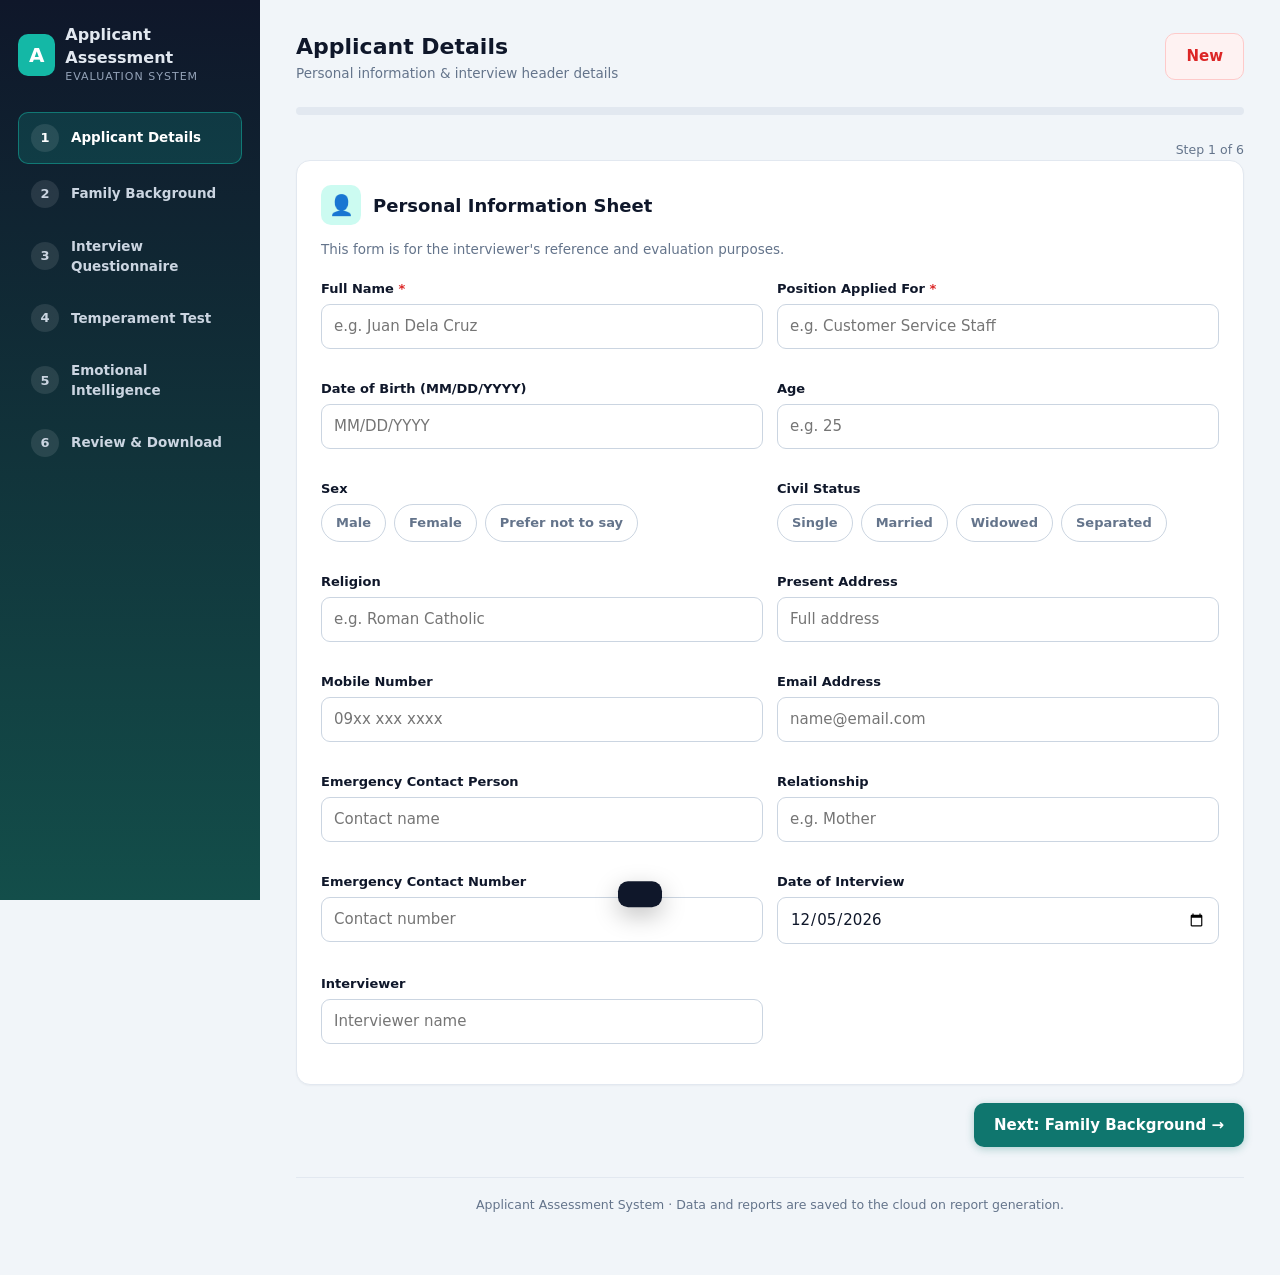
<file: index.html>
<!DOCTYPE html>
<html lang="en">
<head>
<meta charset="UTF-8">
<meta name="viewport" content="width=device-width, initial-scale=1.0">
<title>Applicant Assessment System</title>
<link rel="stylesheet" href="css/styles.css">
</head>
<body>

<div class="shell">

  <!-- ===== Sidebar ===== -->
  <aside class="sidebar">
    <div class="brand">
      <div class="brand-logo">A</div>
      <div>
        <strong>Applicant Assessment</strong>
        <small>Evaluation System</small>
      </div>
    </div>
    <nav class="steps" id="steps">
      <div class="step active" data-step="0">
        <span class="step-num">1</span><span class="step-label">Applicant Details</span>
      </div>
      <div class="step" data-step="1">
        <span class="step-num">2</span><span class="step-label">Family Background</span>
      </div>
      <div class="step" data-step="2">
        <span class="step-num">3</span><span class="step-label">Interview Questionnaire</span>
      </div>
      <div class="step" data-step="3">
        <span class="step-num">4</span><span class="step-label">Temperament Test</span>
      </div>
      <div class="step" data-step="4">
        <span class="step-num">5</span><span class="step-label">Emotional Intelligence</span>
      </div>
      <div class="step" data-step="5">
        <span class="step-num">6</span><span class="step-label">Review &amp; Download</span>
      </div>
    </nav>
  </aside>

  <!-- ===== Main ===== -->
  <main class="main">
    <div class="topbar">
      <div>
        <h1 id="page-title">Applicant Details</h1>
        <div class="sub" id="page-sub">Personal information &amp; interview header details</div>
      </div>
      <button class="btn btn-danger" id="btn-reset" title="Start a new assessment">New</button>
    </div>

    <div class="progress-track"><div class="progress-fill" id="progress-fill"></div></div>
    <div class="progress-text" id="progress-text">Step 1 of 6</div>

    <!-- ===== STEP 1: Personal info ===== -->
    <section class="step-panel" data-panel="0">
      <div class="card">
        <div class="section-head"><div class="icon">&#128100;</div><h2>Personal Information Sheet</h2></div>
        <p class="section-desc">This form is for the interviewer's reference and evaluation purposes.</p>
        <div class="grid grid-2">
          <div class="field-group">
            <label>Full Name <span class="req">*</span></label>
            <input type="text" id="fullName" autocomplete="off" placeholder="e.g. Juan Dela Cruz">
          </div>
          <div class="field-group">
            <label>Position Applied For <span class="req">*</span></label>
            <input type="text" id="position" autocomplete="off" placeholder="e.g. Customer Service Staff">
          </div>
          <div class="field-group">
            <label>Date of Birth (MM/DD/YYYY)</label>
            <input type="text" id="dob" placeholder="MM/DD/YYYY">
          </div>
          <div class="field-group">
            <label>Age</label>
            <input type="number" id="age" min="16" max="99" placeholder="e.g. 25">
          </div>
          <div class="field-group">
            <label>Sex</label>
            <div class="pill-row" data-pills="sex">
              <span class="pill" data-val="Male">Male</span>
              <span class="pill" data-val="Female">Female</span>
              <span class="pill" data-val="Prefer not to say">Prefer not to say</span>
            </div>
          </div>
          <div class="field-group">
            <label>Civil Status</label>
            <div class="pill-row" data-pills="civilStatus">
              <span class="pill" data-val="Single">Single</span>
              <span class="pill" data-val="Married">Married</span>
              <span class="pill" data-val="Widowed">Widowed</span>
              <span class="pill" data-val="Separated">Separated</span>
            </div>
          </div>
          <div class="field-group">
            <label>Religion</label>
            <input type="text" id="religion" placeholder="e.g. Roman Catholic">
          </div>
          <div class="field-group">
            <label>Present Address</label>
            <input type="text" id="address" placeholder="Full address">
          </div>
          <div class="field-group">
            <label>Mobile Number</label>
            <input type="tel" id="mobile" placeholder="09xx xxx xxxx">
          </div>
          <div class="field-group">
            <label>Email Address</label>
            <input type="email" id="email" placeholder="name@email.com">
          </div>
          <div class="field-group">
            <label>Emergency Contact Person</label>
            <input type="text" id="emergencyName" placeholder="Contact name">
          </div>
          <div class="field-group">
            <label>Relationship</label>
            <input type="text" id="emergencyRel" placeholder="e.g. Mother">
          </div>
          <div class="field-group">
            <label>Emergency Contact Number</label>
            <input type="tel" id="emergencyNum" placeholder="Contact number">
          </div>
          <div class="field-group">
            <label>Date of Interview</label>
            <input type="date" id="interviewDate">
          </div>
          <div class="field-group">
            <label>Interviewer</label>
            <input type="text" id="interviewer" placeholder="Interviewer name">
          </div>
        </div>
      </div>
      <div class="nav-row">
        <span></span>
        <button class="btn btn-primary" data-next="1">Next: Family Background &rarr;</button>
      </div>
    </section>

    <!-- ===== STEP 2: Family ===== -->
    <section class="step-panel" data-panel="1" style="display:none">
      <div class="card">
        <div class="section-head"><div class="icon">&#128106;</div><h2>Family Background</h2></div>
        <p class="section-desc">Kindly add more rows if there are more than 2 siblings and children.</p>
        <div class="family-wrap">
          <table class="data" id="familyTable">
            <thead>
              <tr>
                <th style="width:190px">Family Member</th>
                <th>Name</th>
                <th style="width:90px">Age</th>
                <th>Occupation / Year / Grade</th>
                <th style="width:120px">Gender</th>
                <th style="width:44px"></th>
              </tr>
            </thead>
            <tbody id="familyBody"></tbody>
          </table>
        </div>
        <br>
        <button class="btn btn-ghost" id="btn-add-family">+ Add Family Member</button>
      </div>
      <div class="nav-row">
        <button class="btn btn-ghost" data-prev="0">&larr; Back</button>
        <button class="btn btn-primary" data-next="2">Next: Interview &rarr;</button>
      </div>
    </section>

    <!-- ===== STEP 3: Questionnaire ===== -->
    <section class="step-panel" data-panel="2" style="display:none">
      <div class="card">
        <div class="section-head"><div class="icon">&#128172;</div><h2>Applicant Questionnaire</h2></div>
        <p class="section-desc">Record the applicant's answers to the interview questions.</p>
        <div id="qaList"></div>
        <div class="grid grid-2" style="margin-top:18px">
          <div class="field-group">
            <label>Comments</label>
            <textarea id="comments" placeholder="Interviewer comments..."></textarea>
          </div>
          <div class="field-group">
            <label>Suggestions</label>
            <textarea id="suggestions" placeholder="Interviewer suggestions..."></textarea>
          </div>
        </div>
      </div>
      <div class="nav-row">
        <button class="btn btn-ghost" data-prev="1">&larr; Back</button>
        <button class="btn btn-primary" data-next="3">Next: Temperament &rarr;</button>
      </div>
    </section>

    <!-- ===== STEP 4: Temperament ===== -->
    <section class="step-panel" data-panel="3" style="display:none">
      <div class="card">
        <div class="section-head"><div class="icon">&#127793;</div><h2>Temperament Test</h2></div>
        <p class="section-desc">In each box, tap the words that best describe the applicant. The table scored highest reveals the dominant temperament.</p>
        <div class="temp-grid" id="tempGrid"></div>
      </div>
      <div class="nav-row">
        <button class="btn btn-ghost" data-prev="2">&larr; Back</button>
        <button class="btn btn-primary" data-next="4">Next: Emotional Intelligence &rarr;</button>
      </div>
    </section>

    <!-- ===== STEP 5: EQ ===== -->
    <section class="step-panel" data-panel="4" style="display:none">
      <div class="card">
        <div class="section-head"><div class="icon">&#129504;</div><h2>Emotional Intelligence Test</h2></div>
        <p class="section-desc">
          Read each statement and choose the response that corresponds to the applicant's personal opinion.
          Score per scale: <b>0&ndash;15</b> EXCELLENT (Effectively Functioning) &middot;
          <b>16&ndash;30</b> GOOD (Functioning) &middot; <b>31&ndash;45</b> POOR (Needs Improvement).
        </p>
        <div id="eqList"></div>
      </div>
      <div class="nav-row">
        <button class="btn btn-ghost" data-prev="3">&larr; Back</button>
        <button class="btn btn-primary" data-next="5">Review Assessment &rarr;</button>
      </div>
    </section>

    <!-- ===== STEP 6: Review ===== -->
    <section class="step-panel" data-panel="5" style="display:none">
      <div id="reviewWarnings"></div>
      <div class="card">
        <div class="section-head"><div class="icon">&#128221;</div><h2>Assessment Summary</h2></div>
        <div class="grid grid-4" id="summaryStats"></div>
      </div>
      <div class="card" style="text-align:center; padding:30px">
        <h2 style="margin-bottom:8px">Generate Report</h2>
        <p class="section-desc">Creates a professional PDF report of the full assessment. Ready to download and print.</p>
        <div style="display:flex; gap:12px; justify-content:center; flex-wrap:wrap">
          <button class="btn btn-gold" id="btn-pdf" style="font-size:16px; padding:14px 30px">&#11015;&nbsp; Download PDF Report</button>
          <button class="btn btn-ghost" id="btn-print" style="font-size:16px; padding:14px 30px">&#128424;&nbsp; Print</button>
        </div>
      </div>
      <div class="nav-row">
        <button class="btn btn-ghost" data-prev="4">&larr; Back</button>
        <button class="btn btn-ghost" data-next="0">Edit from the start</button>
      </div>
    </section>

    <div class="app-foot">Applicant Assessment System &middot; Data and reports are saved to the cloud on report generation.</div>
  </main>
</div>

<!-- Report canvas (hidden until PDF generation) -->
<div id="report"></div>

<div class="toast" id="toast"></div>

<script src="lib/html2canvas.min.js"></script>
<script src="lib/jspdf.umd.min.js"></script>
<script src="js/data.js"></script>
<script src="js/cloud.js"></script>
<script src="js/report.js"></script>
<script src="js/app.js"></script>
</body>
</html>
</file>
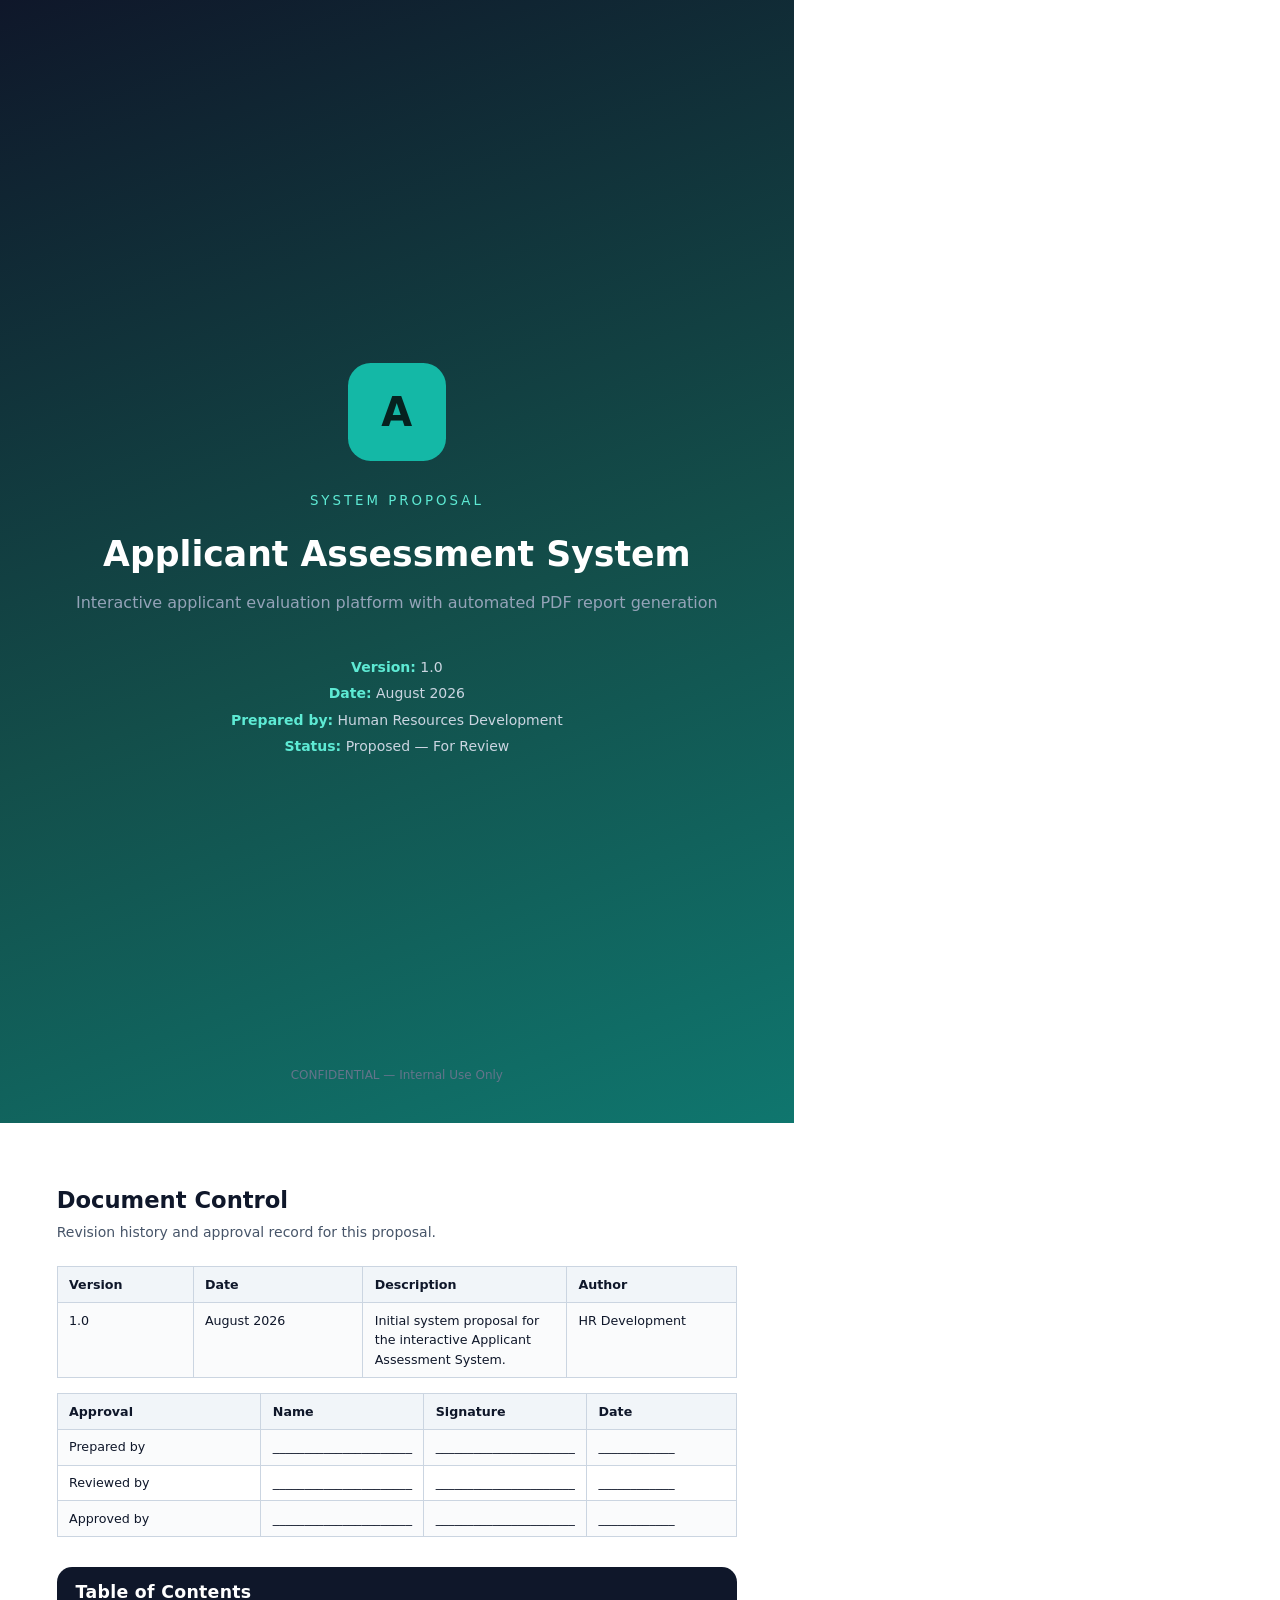
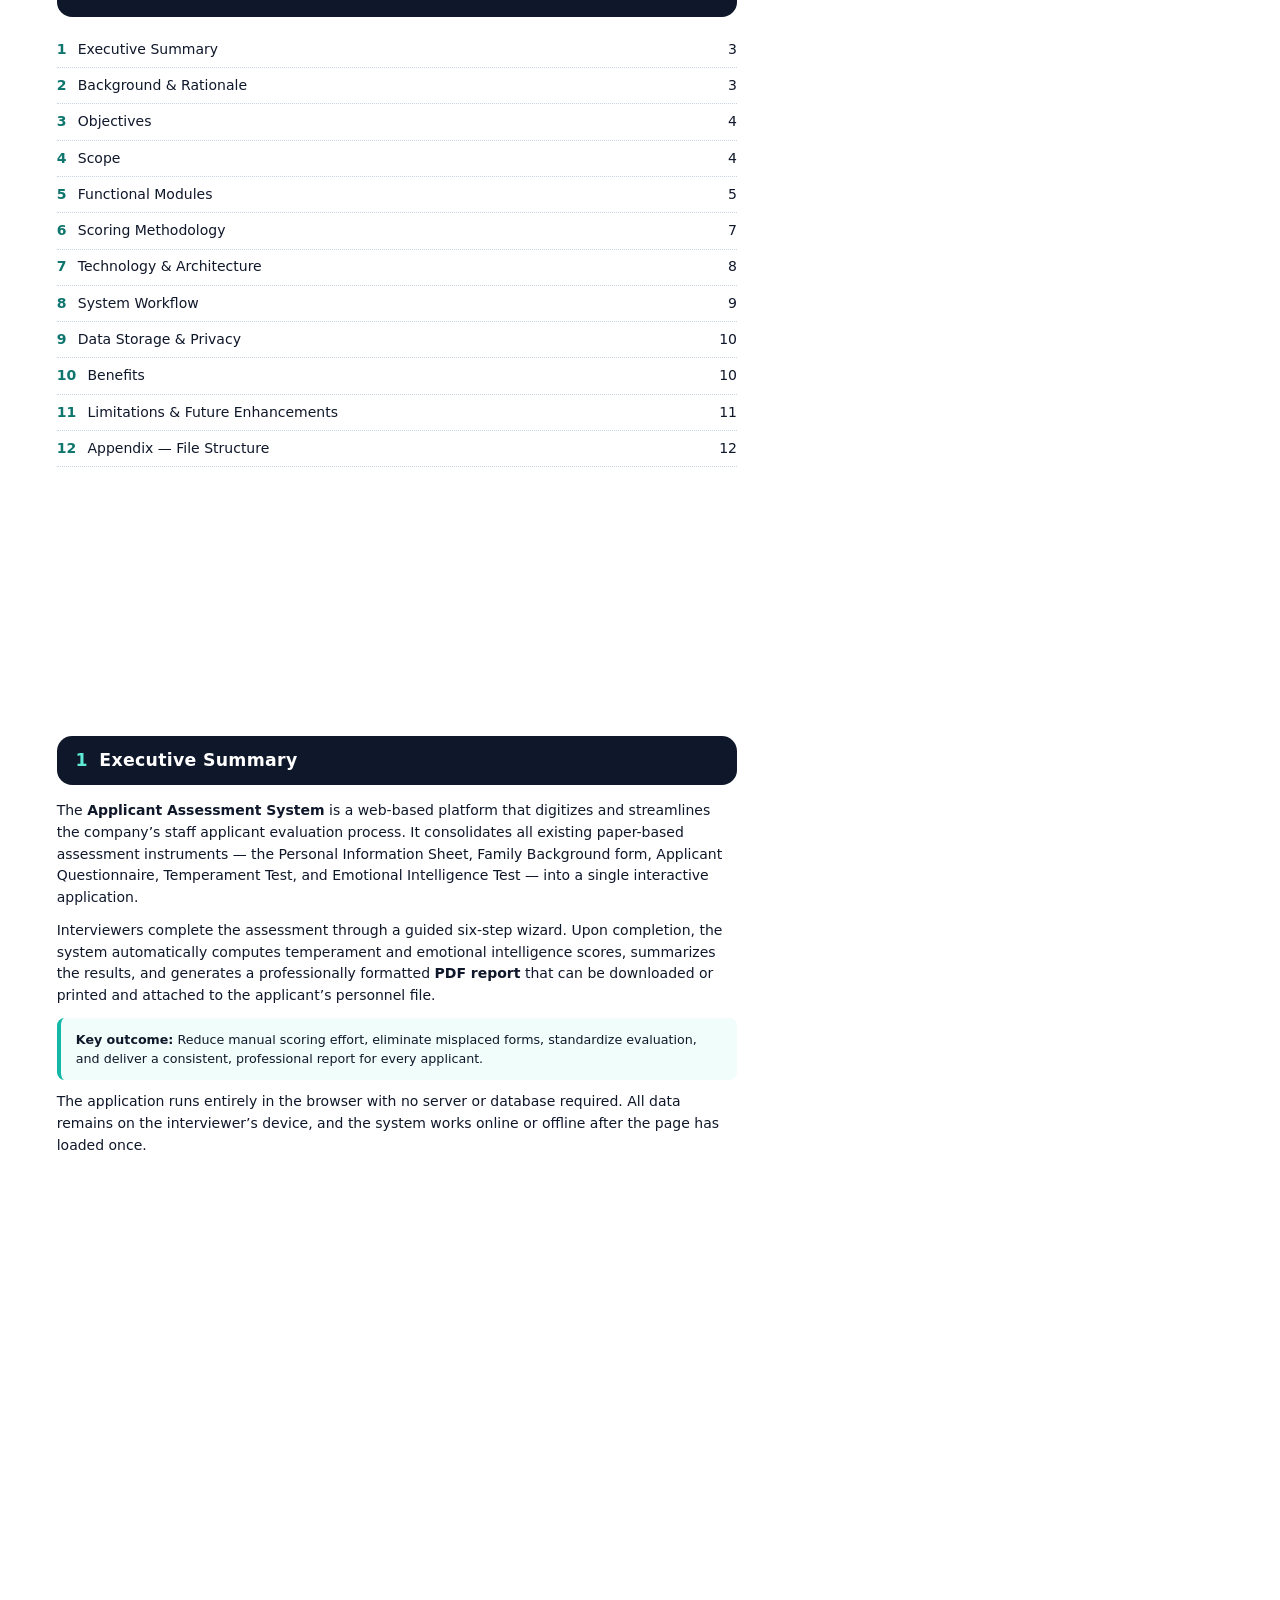
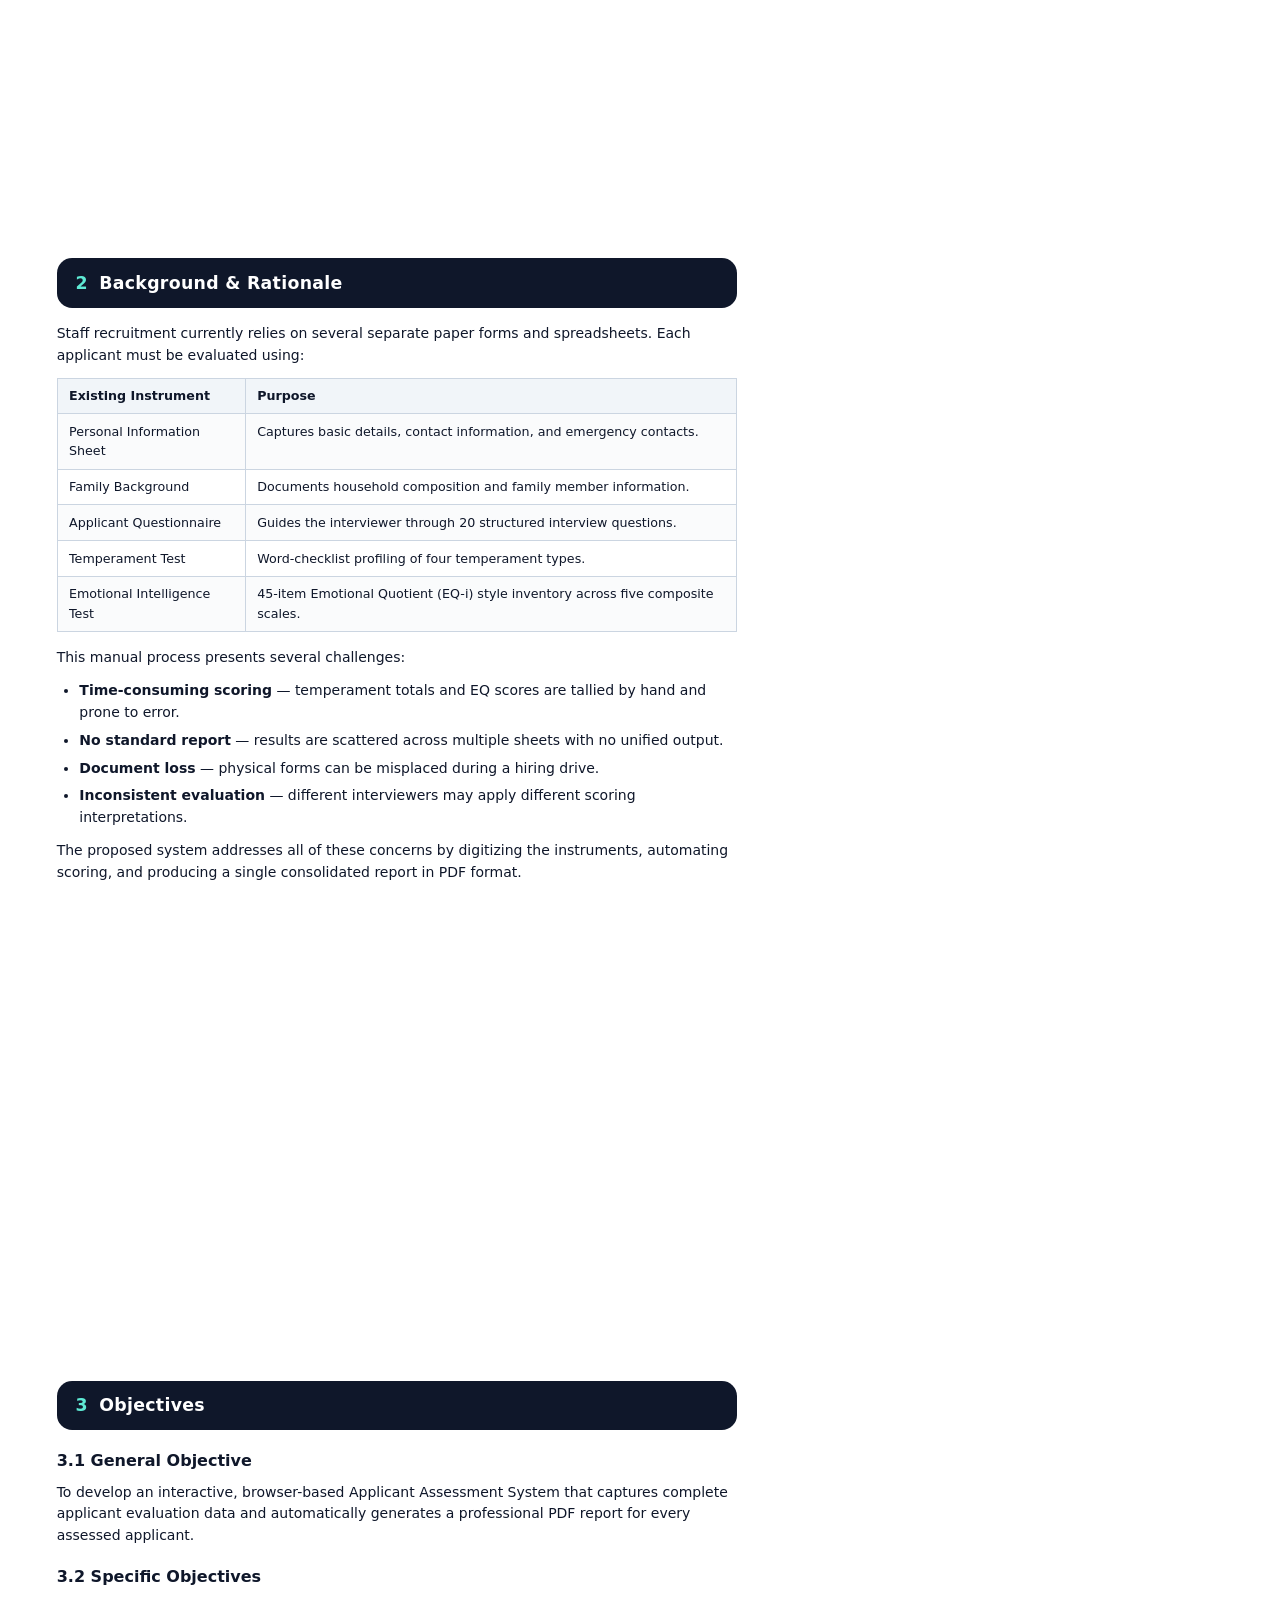
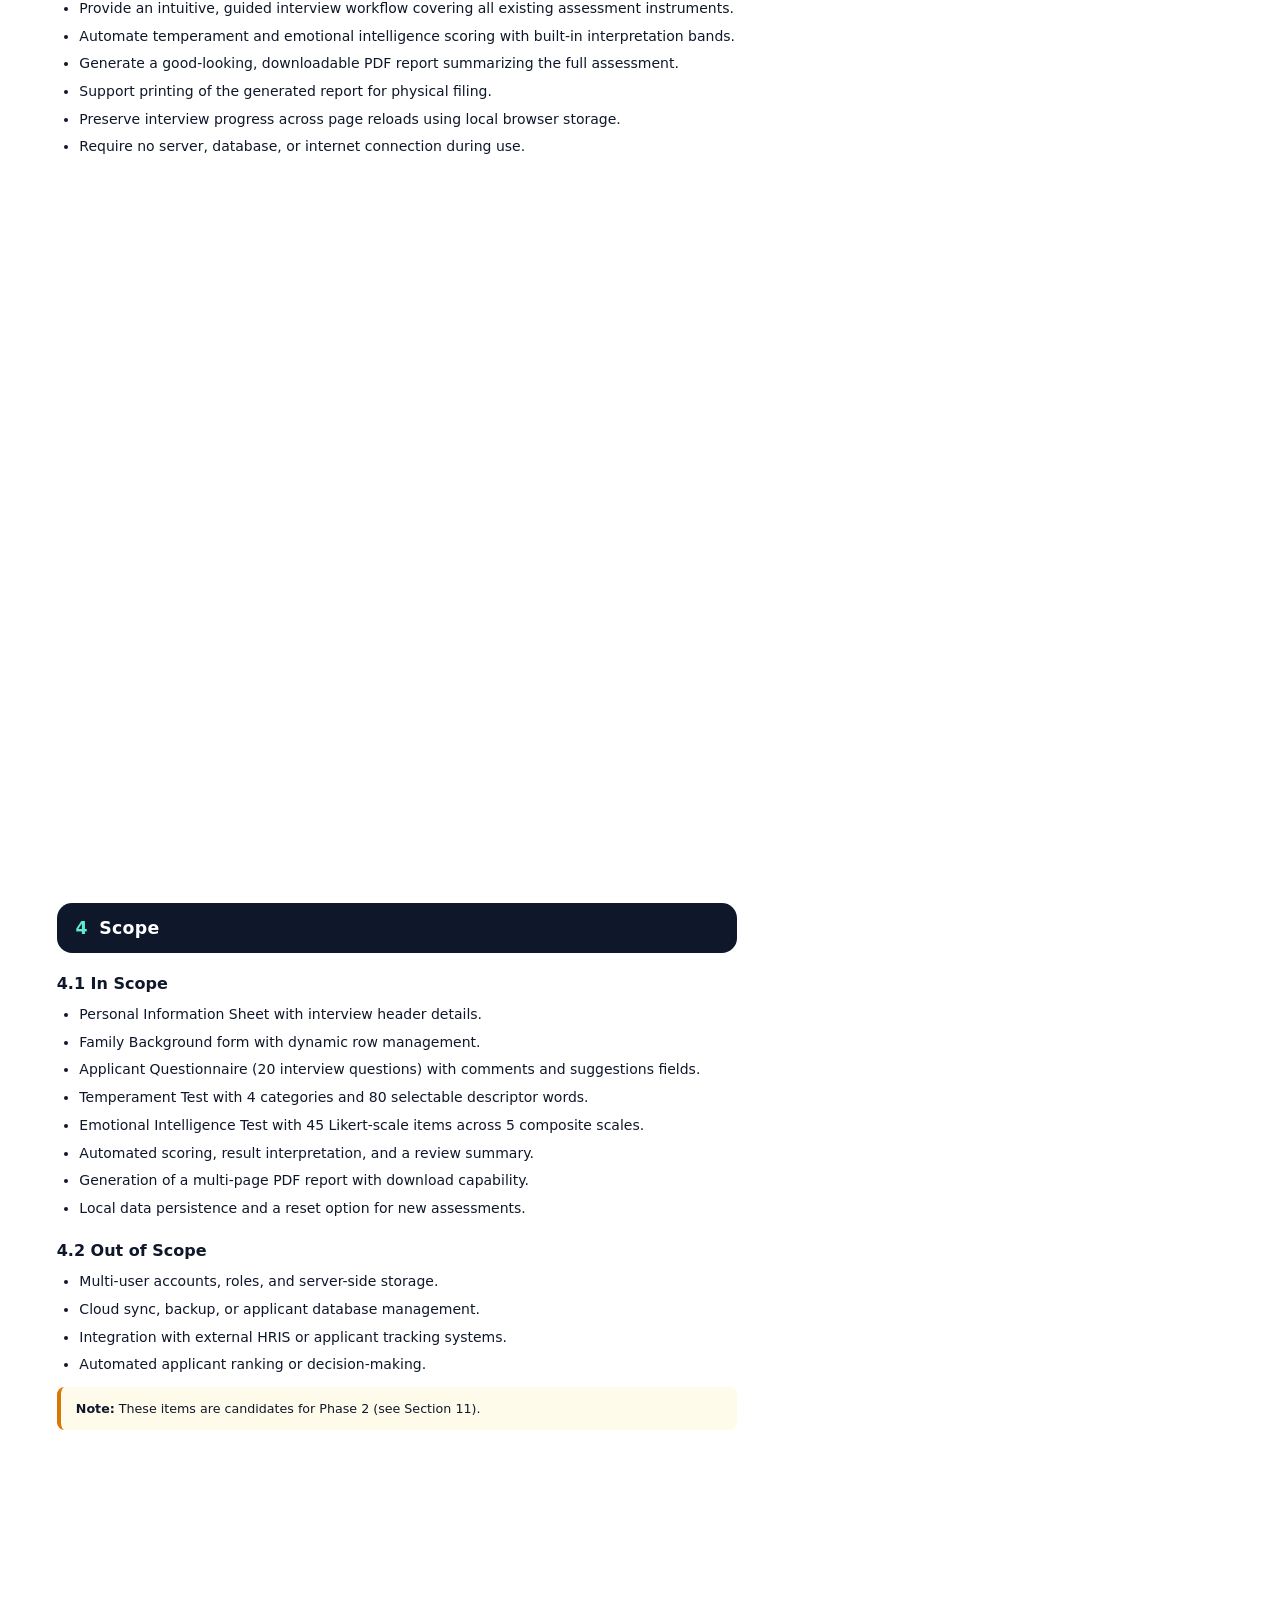
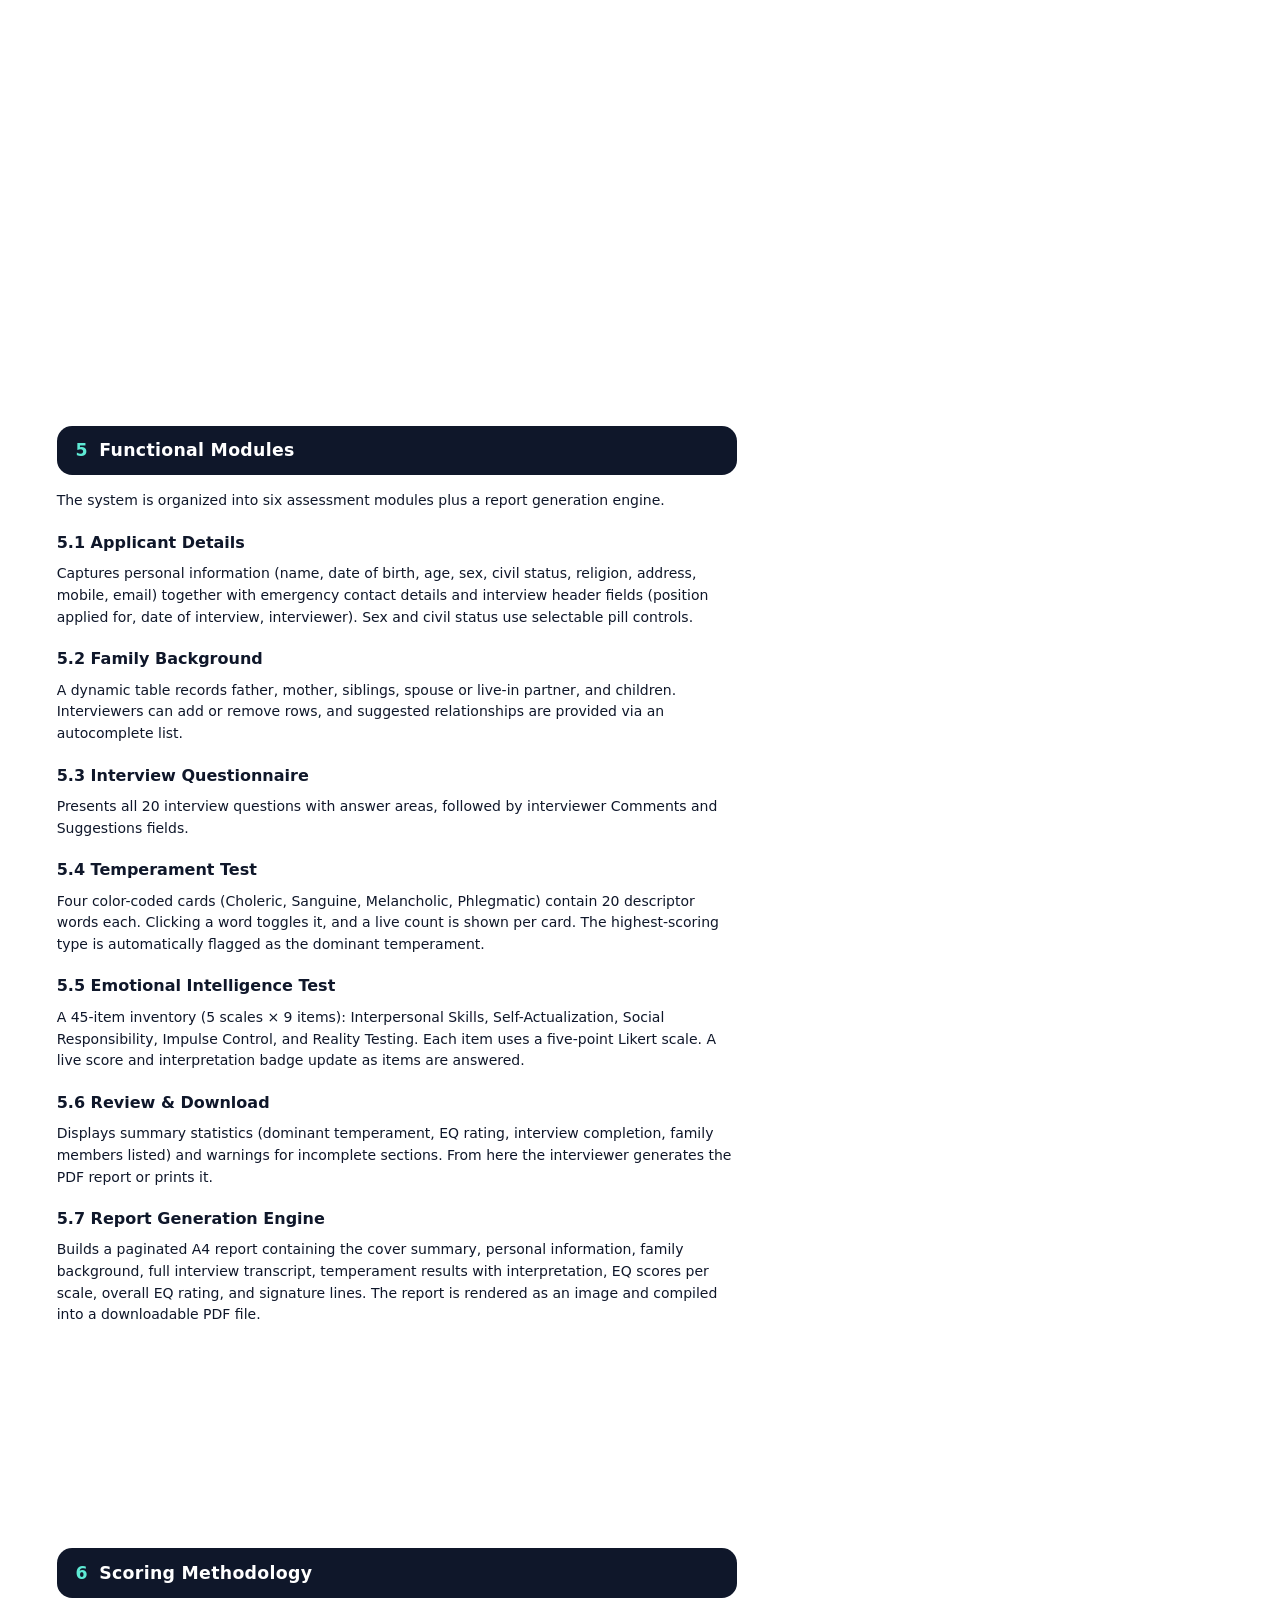
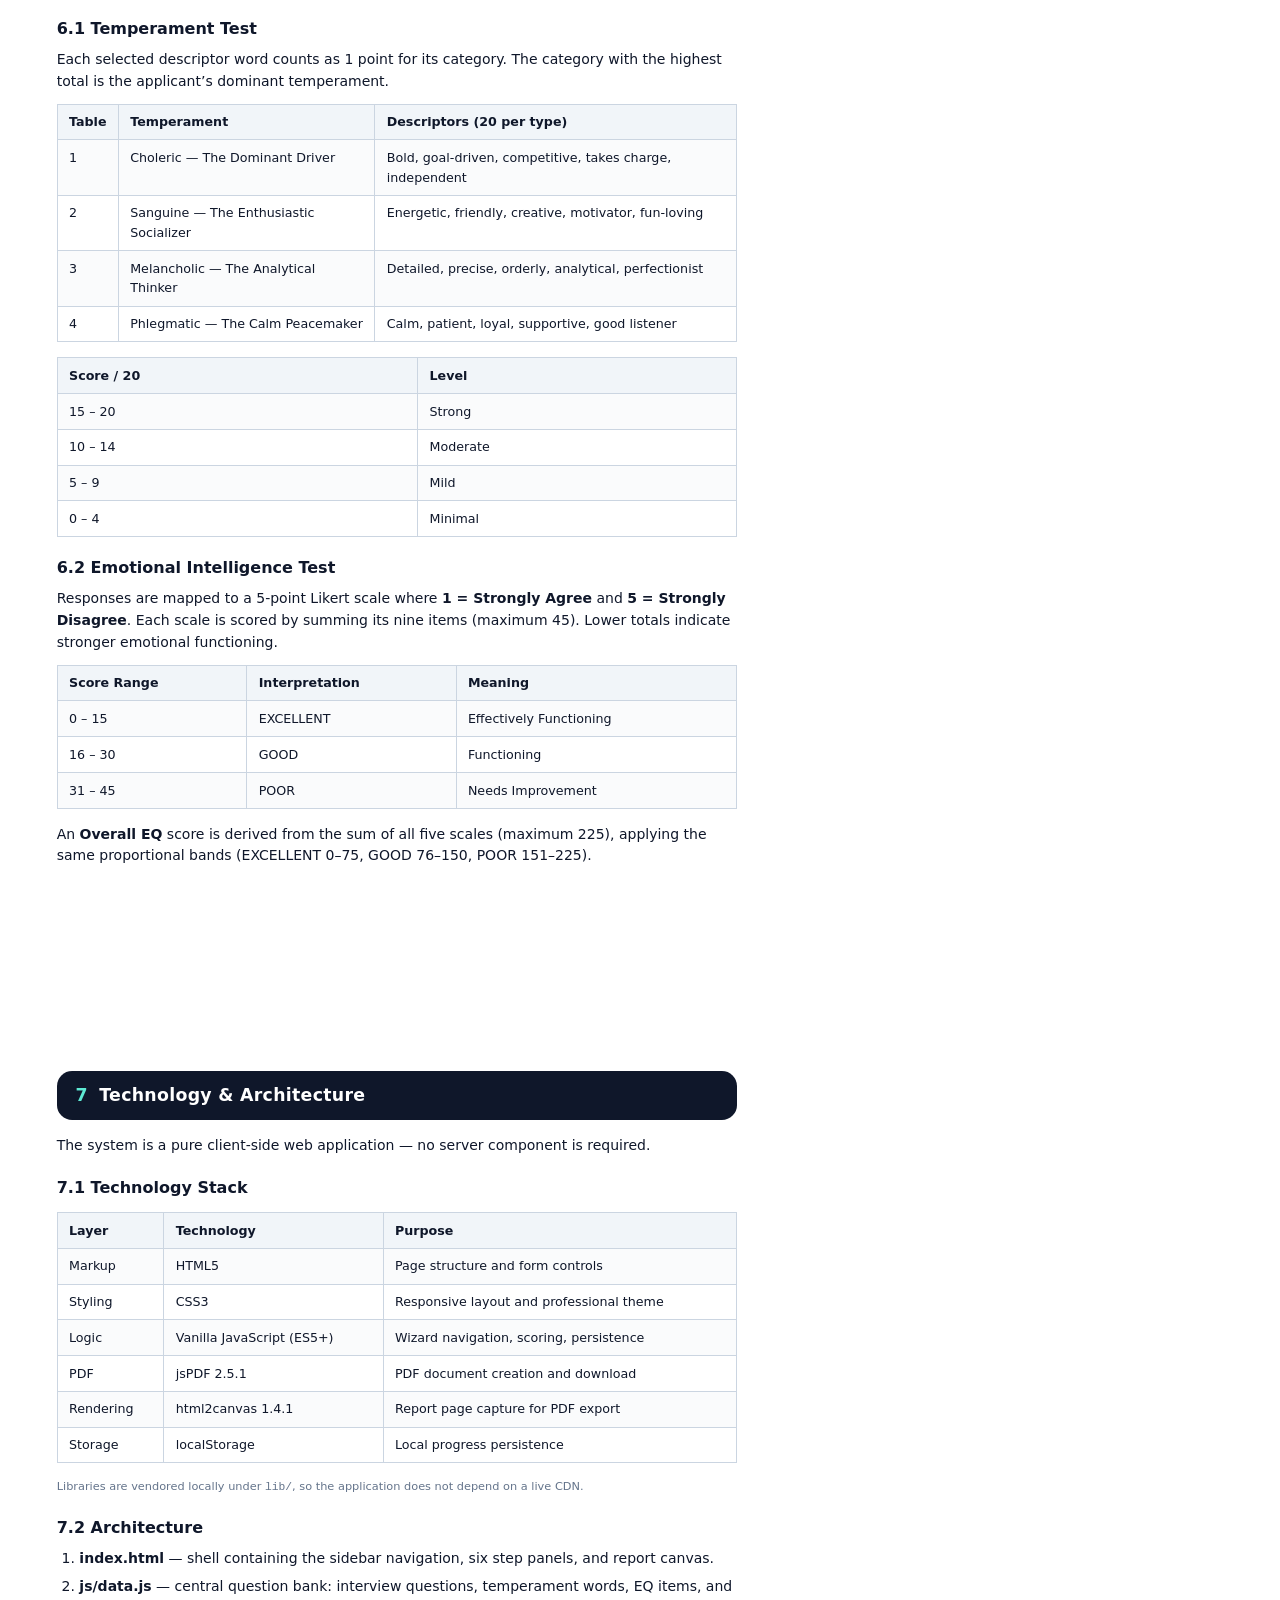
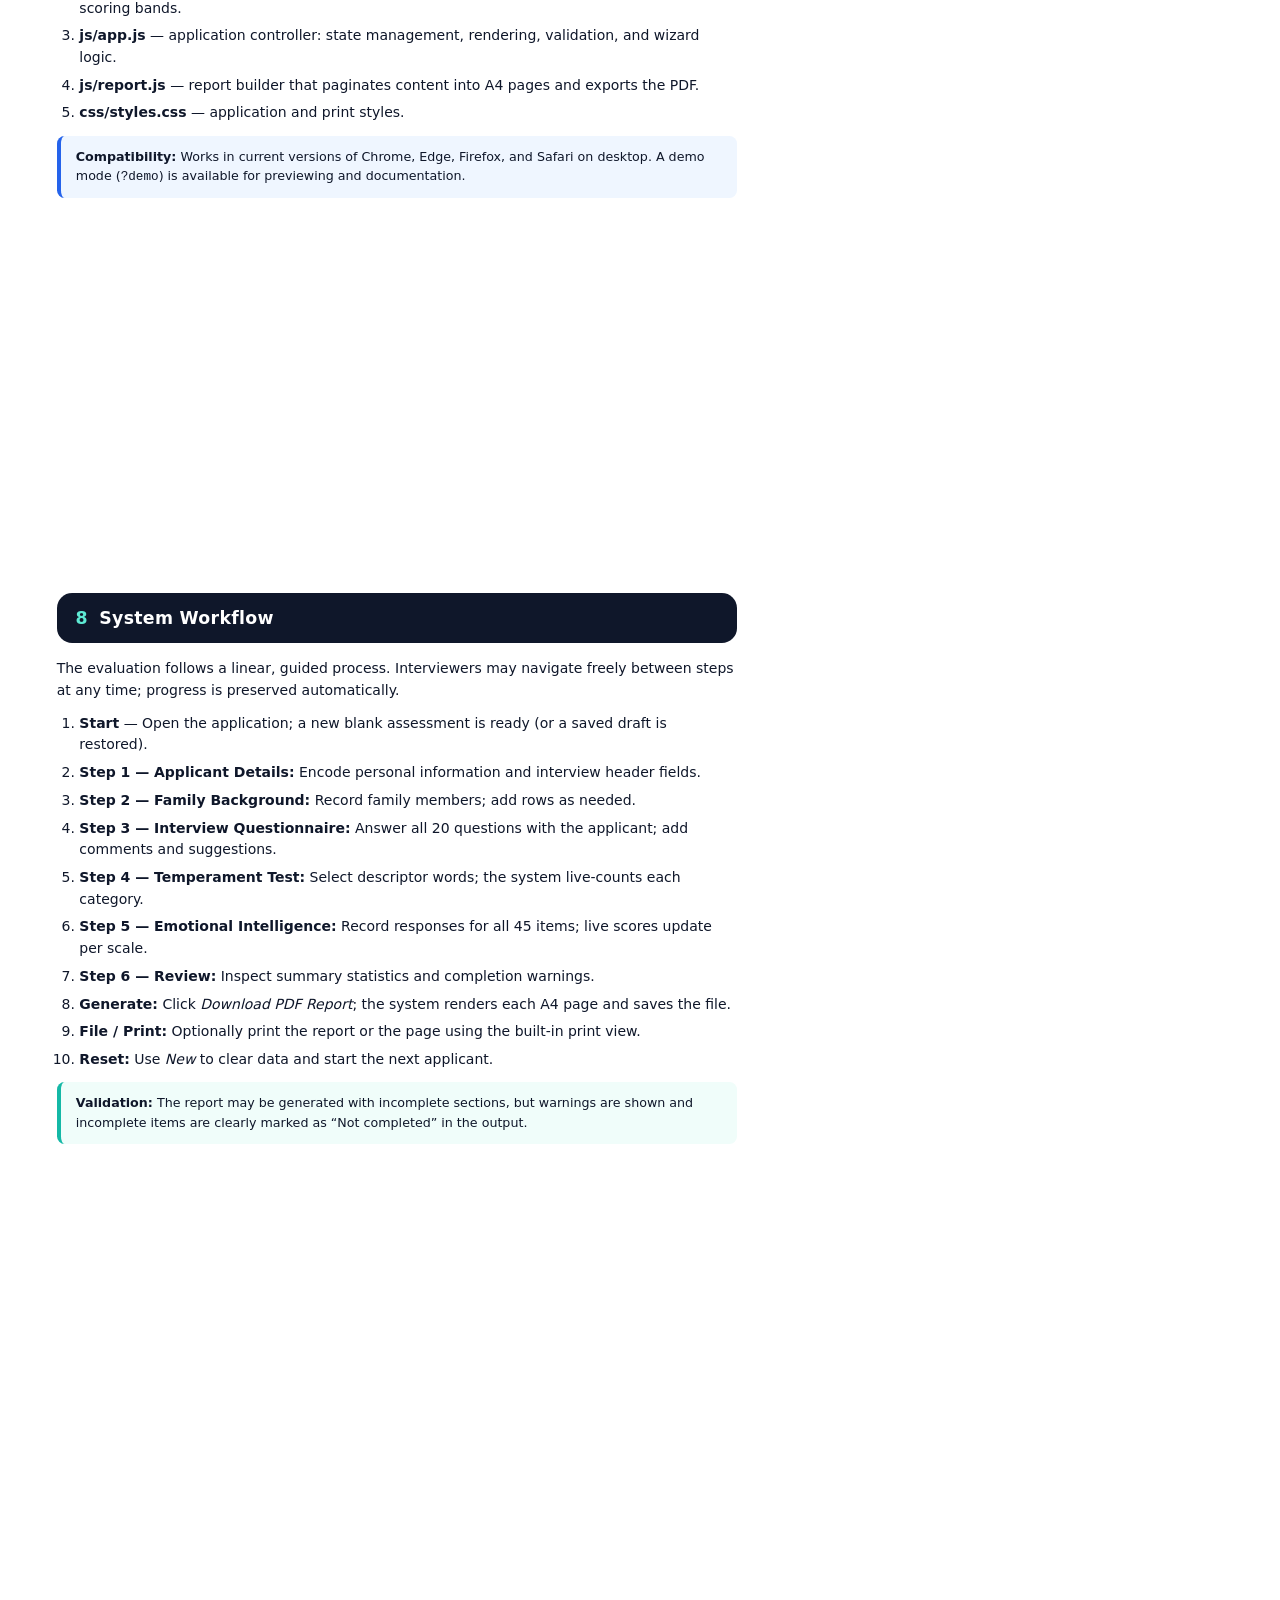
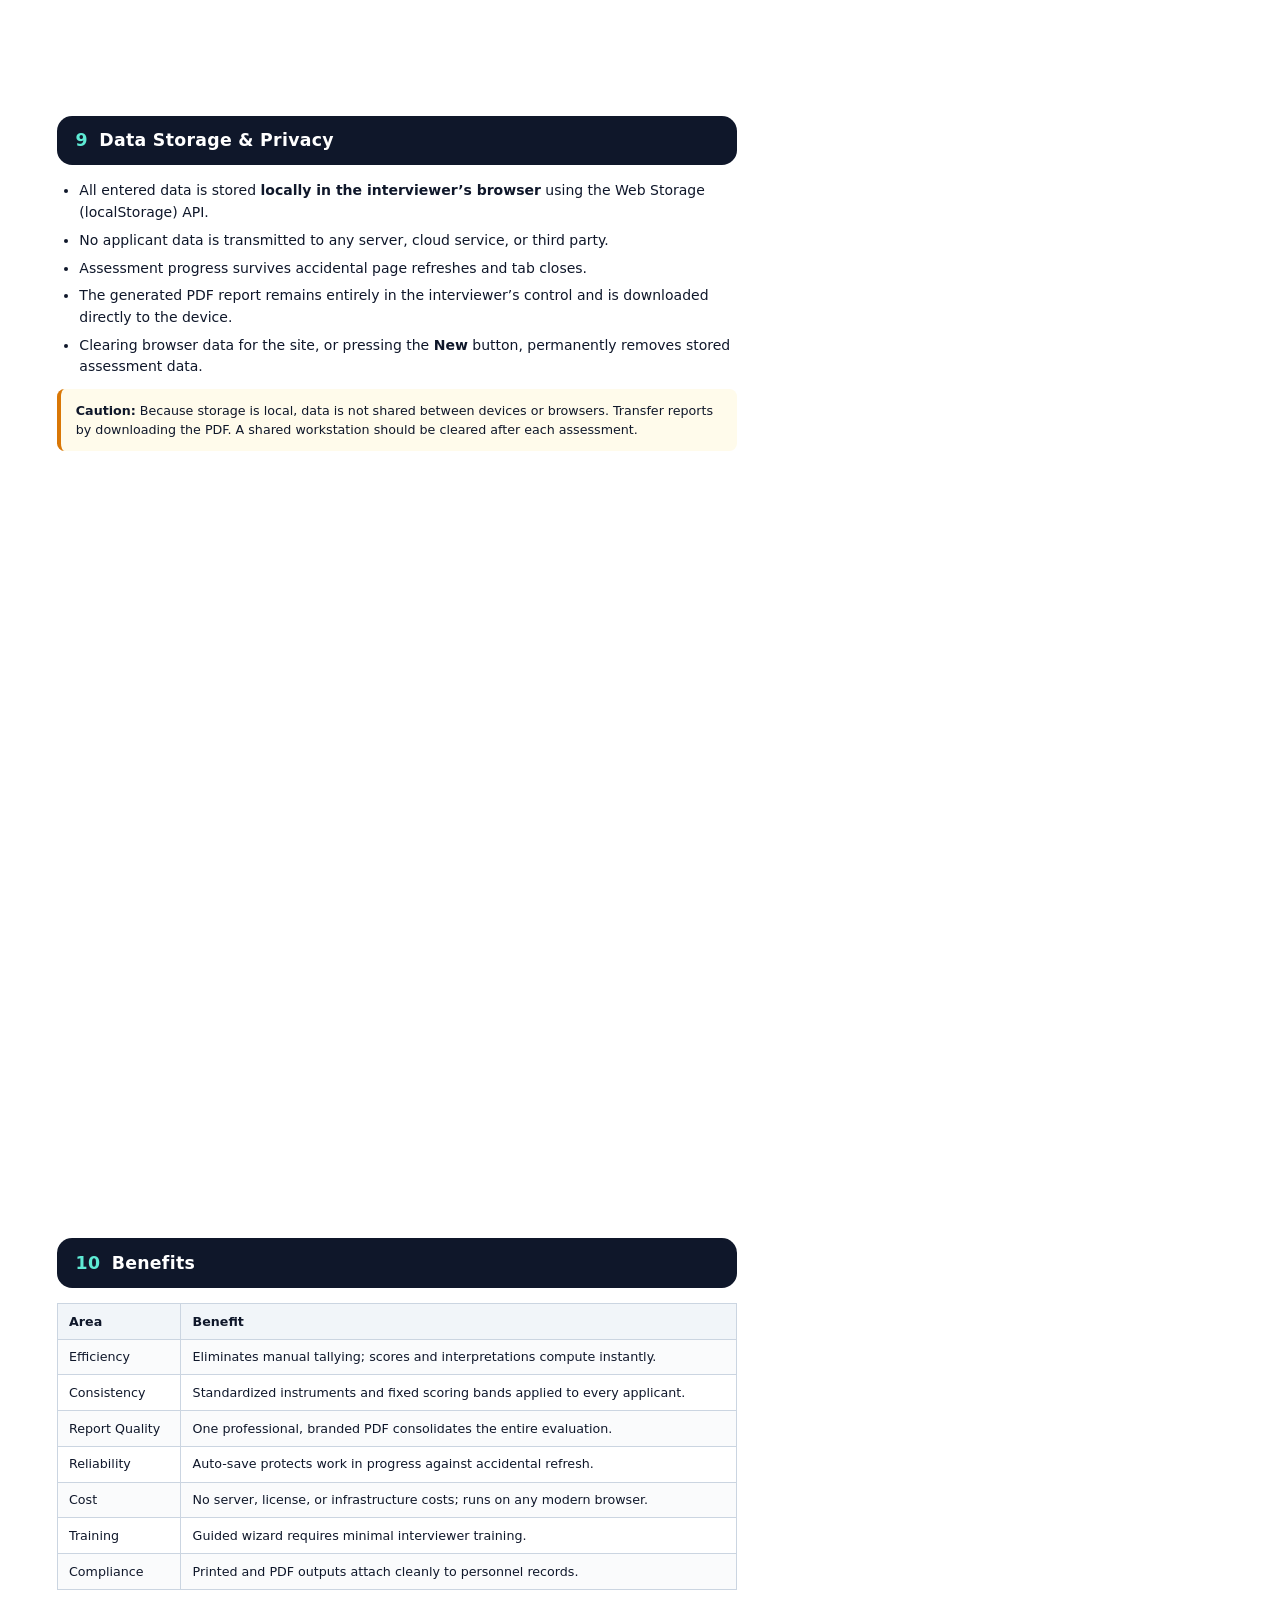
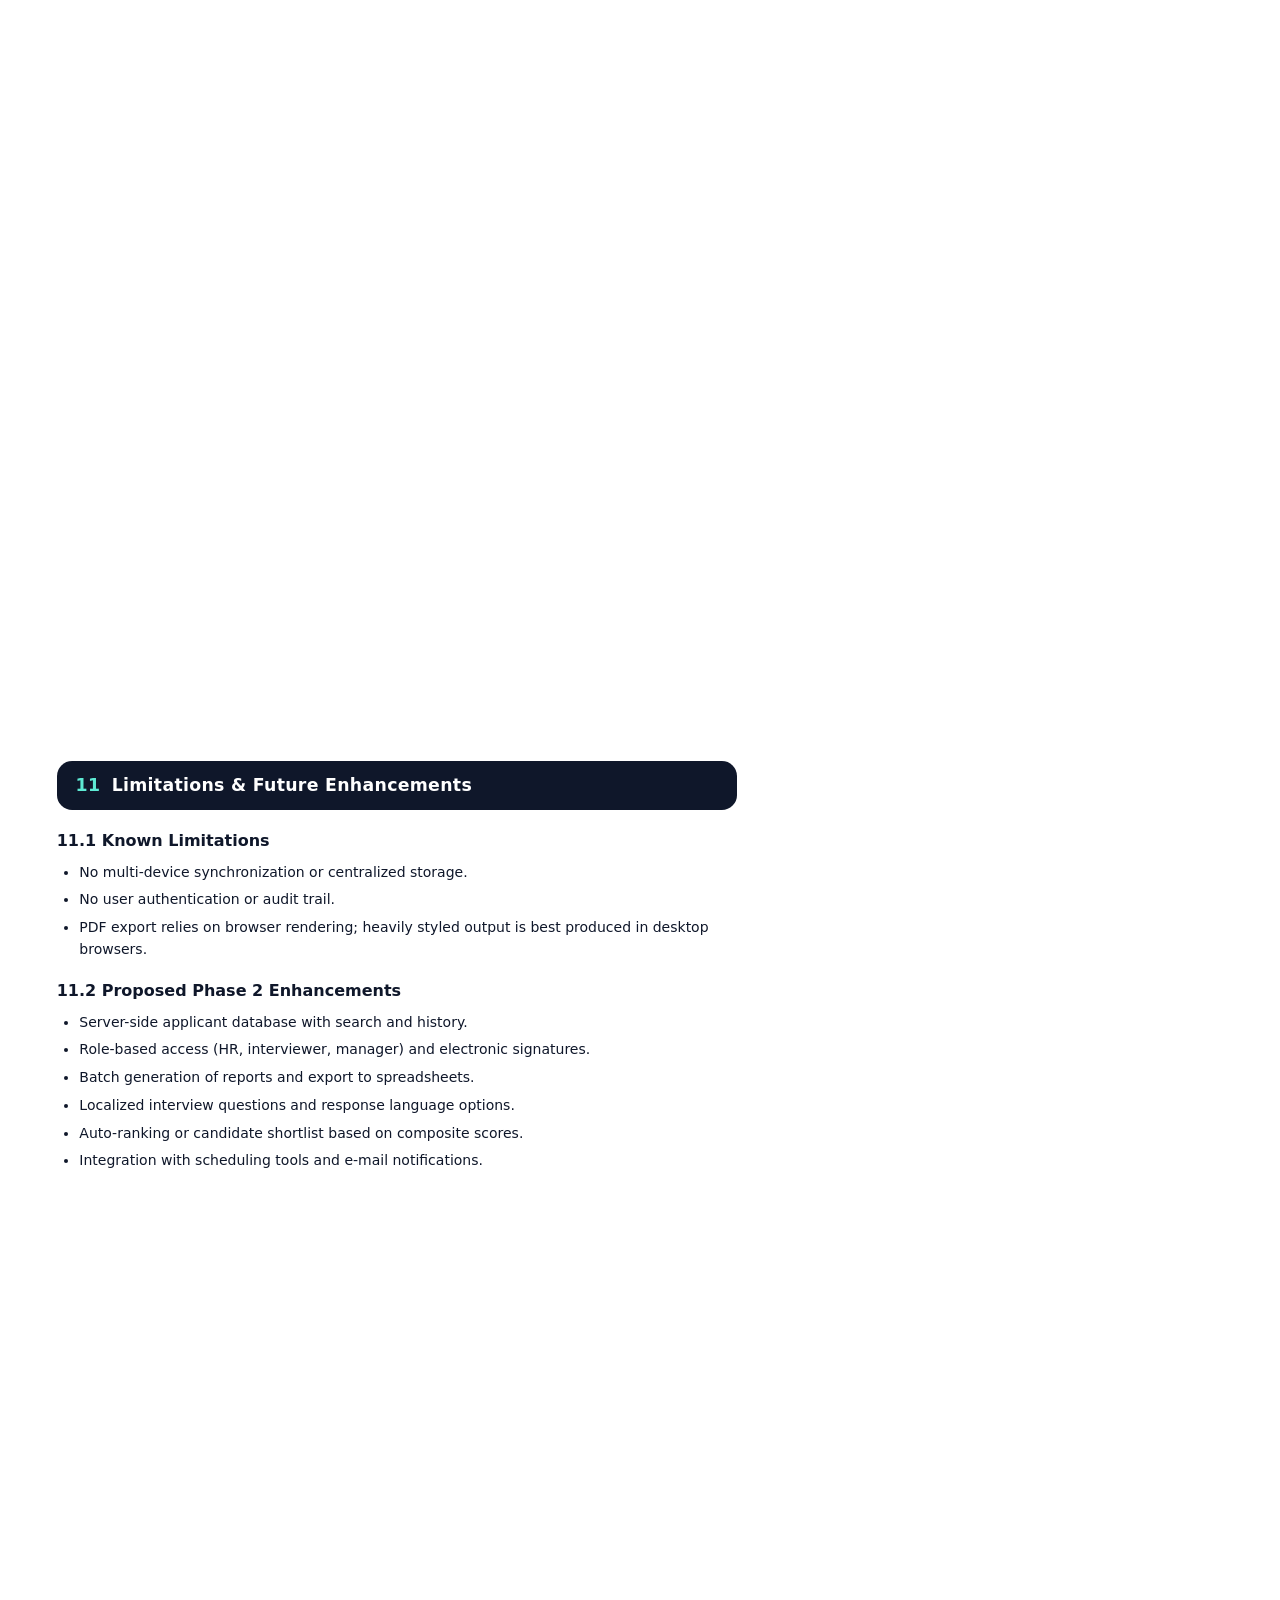
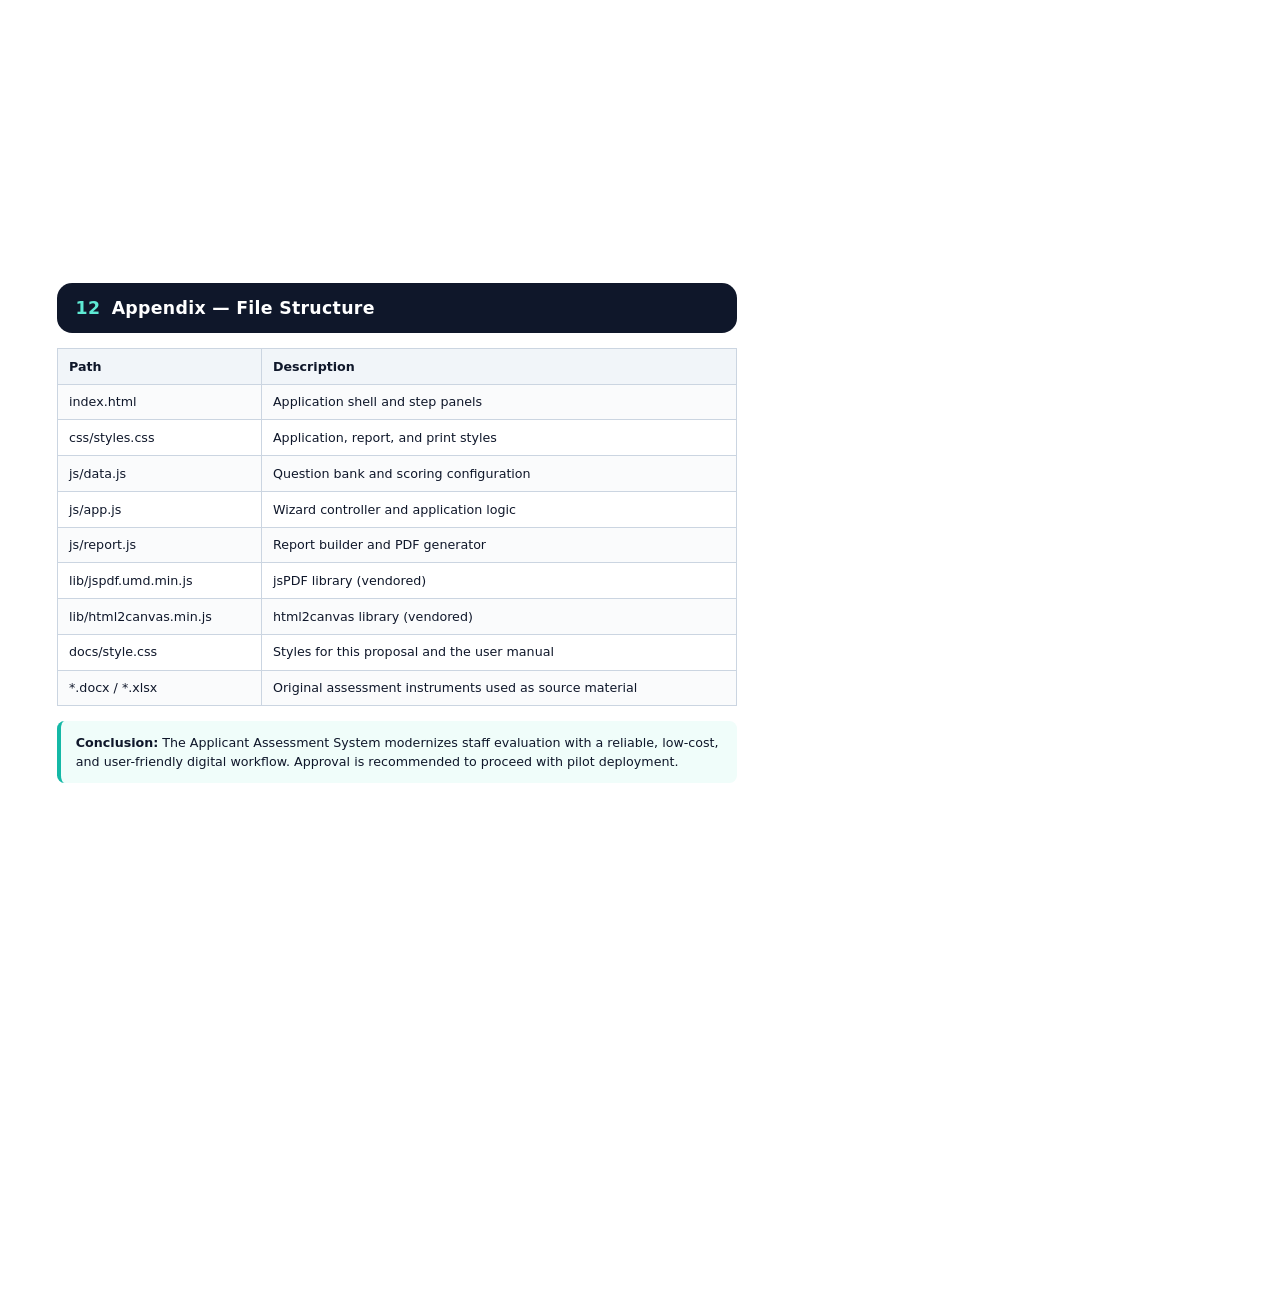
<file: docs/System_Proposal.html>
﻿<!DOCTYPE html>
<html lang="en">
<head>
<meta charset="UTF-8">
<title>System Proposal - Applicant Assessment System</title>
<link rel="stylesheet" href="style.css">
</head>
<body>

<!-- ================= COVER ================= -->
<div class="page cover">
  <div class="band">
    <div class="logo">A</div>
    <div class="kicker">System Proposal</div>
    <h1>Applicant Assessment System</h1>
    <div class="sub">Interactive applicant evaluation platform with automated PDF report generation</div>
    <div class="meta">
      <b>Version:</b> 1.0<br>
      <b>Date:</b> August 2026<br>
      <b>Prepared by:</b> Human Resources Development<br>
      <b>Status:</b> Proposed &mdash; For Review
    </div>
  </div>
  <div class="foot">CONFIDENTIAL &mdash; Internal Use Only</div>
</div>

<!-- ================= DOC CONTROL / TOC ================= -->
<div class="page">
  <div class="doc-title">Document Control</div>
  <div class="doc-desc">Revision history and approval record for this proposal.</div>
  <table>
    <tr><th style="width:20%">Version</th><th style="width:25%">Date</th><th>Description</th><th style="width:25%">Author</th></tr>
    <tr><td>1.0</td><td>August 2026</td><td>Initial system proposal for the interactive Applicant Assessment System.</td><td>HR Development</td></tr>
  </table>

  <table>
    <tr><th style="width:30%">Approval</th><th style="width:20%">Name</th><th style="width:20%">Signature</th><th>Date</th></tr>
    <tr><td>Prepared by</td><td>______________________</td><td>______________________</td><td>____________</td></tr>
    <tr><td>Reviewed by</td><td>______________________</td><td>______________________</td><td>____________</td></tr>
    <tr><td>Approved by</td><td>______________________</td><td>______________________</td><td>____________</td></tr>
  </table>

  <div class="sec-head">Table of Contents</div>
  <div class="toc">
    <div class="row"><span><b>1</b>Executive Summary</span><span>3</span></div>
    <div class="row"><span><b>2</b>Background &amp; Rationale</span><span>3</span></div>
    <div class="row"><span><b>3</b>Objectives</span><span>4</span></div>
    <div class="row"><span><b>4</b>Scope</span><span>4</span></div>
    <div class="row"><span><b>5</b>Functional Modules</span><span>5</span></div>
    <div class="row"><span><b>6</b>Scoring Methodology</span><span>7</span></div>
    <div class="row"><span><b>7</b>Technology &amp; Architecture</span><span>8</span></div>
    <div class="row"><span><b>8</b>System Workflow</span><span>9</span></div>
    <div class="row"><span><b>9</b>Data Storage &amp; Privacy</span><span>10</span></div>
    <div class="row"><span><b>10</b>Benefits</span><span>10</span></div>
    <div class="row"><span><b>11</b>Limitations &amp; Future Enhancements</span><span>11</span></div>
    <div class="row"><span><b>12</b>Appendix &mdash; File Structure</span><span>12</span></div>
  </div>
</div>

<!-- ================= 1. EXECUTIVE SUMMARY ================= -->
<div class="page">
  <div class="sec-head"><span class="no">1</span>Executive Summary</div>
  <p>
    The <b>Applicant Assessment System</b> is a web-based platform that digitizes and streamlines the
    company&rsquo;s staff applicant evaluation process. It consolidates all existing paper-based assessment
    instruments &mdash; the Personal Information Sheet, Family Background form, Applicant Questionnaire,
    Temperament Test, and Emotional Intelligence Test &mdash; into a single interactive application.
  </p>
  <p>
    Interviewers complete the assessment through a guided six-step wizard. Upon completion, the system
    automatically computes temperament and emotional intelligence scores, summarizes the results, and
    generates a professionally formatted <b>PDF report</b> that can be downloaded or printed and attached to the
    applicant&rsquo;s personnel file.
  </p>
  <div class="callout">
    <b>Key outcome:</b> Reduce manual scoring effort, eliminate misplaced forms, standardize evaluation,
    and deliver a consistent, professional report for every applicant.
  </div>
  <p>
    The application runs entirely in the browser with no server or database required. All data remains on the
    interviewer&rsquo;s device, and the system works online or offline after the page has loaded once.
  </p>
</div>

<!-- ================= 2. BACKGROUND ================= -->
<div class="page">
  <div class="sec-head"><span class="no">2</span>Background &amp; Rationale</div>
  <p>
    Staff recruitment currently relies on several separate paper forms and spreadsheets. Each applicant must be
    evaluated using:
  </p>
  <table>
    <tr><th>Existing Instrument</th><th>Purpose</th></tr>
    <tr><td>Personal Information Sheet</td><td>Captures basic details, contact information, and emergency contacts.</td></tr>
    <tr><td>Family Background</td><td>Documents household composition and family member information.</td></tr>
    <tr><td>Applicant Questionnaire</td><td>Guides the interviewer through 20 structured interview questions.</td></tr>
    <tr><td>Temperament Test</td><td>Word-checklist profiling of four temperament types.</td></tr>
    <tr><td>Emotional Intelligence Test</td><td>45-item Emotional Quotient (EQ-i) style inventory across five composite scales.</td></tr>
  </table>
  <p>This manual process presents several challenges:</p>
  <ul>
    <li><b>Time-consuming scoring</b> &mdash; temperament totals and EQ scores are tallied by hand and prone to error.</li>
    <li><b>No standard report</b> &mdash; results are scattered across multiple sheets with no unified output.</li>
    <li><b>Document loss</b> &mdash; physical forms can be misplaced during a hiring drive.</li>
    <li><b>Inconsistent evaluation</b> &mdash; different interviewers may apply different scoring interpretations.</li>
  </ul>
  <p>
    The proposed system addresses all of these concerns by digitizing the instruments, automating scoring, and
    producing a single consolidated report in PDF format.
  </p>
</div>

<!-- ================= 3. OBJECTIVES ================= -->
<div class="page">
  <div class="sec-head"><span class="no">3</span>Objectives</div>
  <h2>3.1 General Objective</h2>
  <p>
    To develop an interactive, browser-based Applicant Assessment System that captures complete applicant
    evaluation data and automatically generates a professional PDF report for every assessed applicant.
  </p>
  <h2>3.2 Specific Objectives</h2>
  <ul>
    <li>Provide an intuitive, guided interview workflow covering all existing assessment instruments.</li>
    <li>Automate temperament and emotional intelligence scoring with built-in interpretation bands.</li>
    <li>Generate a good-looking, downloadable PDF report summarizing the full assessment.</li>
    <li>Support printing of the generated report for physical filing.</li>
    <li>Preserve interview progress across page reloads using local browser storage.</li>
    <li>Require no server, database, or internet connection during use.</li>
  </ul>
</div>

<!-- ================= 4. SCOPE ================= -->
<div class="page">
  <div class="sec-head"><span class="no">4</span>Scope</div>
  <h2>4.1 In Scope</h2>
  <ul>
    <li>Personal Information Sheet with interview header details.</li>
    <li>Family Background form with dynamic row management.</li>
    <li>Applicant Questionnaire (20 interview questions) with comments and suggestions fields.</li>
    <li>Temperament Test with 4 categories and 80 selectable descriptor words.</li>
    <li>Emotional Intelligence Test with 45 Likert-scale items across 5 composite scales.</li>
    <li>Automated scoring, result interpretation, and a review summary.</li>
    <li>Generation of a multi-page PDF report with download capability.</li>
    <li>Local data persistence and a reset option for new assessments.</li>
  </ul>
  <h2>4.2 Out of Scope</h2>
  <ul>
    <li>Multi-user accounts, roles, and server-side storage.</li>
    <li>Cloud sync, backup, or applicant database management.</li>
    <li>Integration with external HRIS or applicant tracking systems.</li>
    <li>Automated applicant ranking or decision-making.</li>
  </ul>
  <div class="callout gold"><b>Note:</b> These items are candidates for Phase 2 (see Section 11).</div>
</div>

<!-- ================= 5. FUNCTIONAL MODULES ================= -->
<div class="page">
  <div class="sec-head"><span class="no">5</span>Functional Modules</div>
  <p>The system is organized into six assessment modules plus a report generation engine.</p>

  <h2>5.1 Applicant Details</h2>
  <p>
    Captures personal information (name, date of birth, age, sex, civil status, religion, address, mobile,
    email) together with emergency contact details and interview header fields (position applied for, date of
    interview, interviewer). Sex and civil status use selectable pill controls.
  </p>

  <h2>5.2 Family Background</h2>
  <p>
    A dynamic table records father, mother, siblings, spouse or live-in partner, and children. Interviewers can
    add or remove rows, and suggested relationships are provided via an autocomplete list.
  </p>

  <h2>5.3 Interview Questionnaire</h2>
  <p>
    Presents all 20 interview questions with answer areas, followed by interviewer Comments and Suggestions
    fields.
  </p>

  <h2>5.4 Temperament Test</h2>
  <p>
    Four color-coded cards (Choleric, Sanguine, Melancholic, Phlegmatic) contain 20 descriptor words each.
    Clicking a word toggles it, and a live count is shown per card. The highest-scoring type is automatically
    flagged as the dominant temperament.
  </p>

  <h2>5.5 Emotional Intelligence Test</h2>
  <p>
    A 45-item inventory (5 scales &times; 9 items): Interpersonal Skills, Self-Actualization, Social
    Responsibility, Impulse Control, and Reality Testing. Each item uses a five-point Likert scale. A live score
    and interpretation badge update as items are answered.
  </p>

  <h2>5.6 Review &amp; Download</h2>
  <p>
    Displays summary statistics (dominant temperament, EQ rating, interview completion, family members listed)
    and warnings for incomplete sections. From here the interviewer generates the PDF report or prints it.
  </p>

  <h2>5.7 Report Generation Engine</h2>
  <p>
    Builds a paginated A4 report containing the cover summary, personal information, family background, full
    interview transcript, temperament results with interpretation, EQ scores per scale, overall EQ rating, and
    signature lines. The report is rendered as an image and compiled into a downloadable PDF file.
  </p>
</div>

<!-- ================= 6. SCORING METHODOLOGY ================= -->
<div class="page">
  <div class="sec-head"><span class="no">6</span>Scoring Methodology</div>

  <h2>6.1 Temperament Test</h2>
  <p>
    Each selected descriptor word counts as 1 point for its category. The category with the highest total is the
    applicant&rsquo;s dominant temperament.
  </p>
  <table>
    <tr><th>Table</th><th>Temperament</th><th>Descriptors (20 per type)</th></tr>
    <tr><td>1</td><td>Choleric &mdash; The Dominant Driver</td><td>Bold, goal-driven, competitive, takes charge, independent</td></tr>
    <tr><td>2</td><td>Sanguine &mdash; The Enthusiastic Socializer</td><td>Energetic, friendly, creative, motivator, fun-loving</td></tr>
    <tr><td>3</td><td>Melancholic &mdash; The Analytical Thinker</td><td>Detailed, precise, orderly, analytical, perfectionist</td></tr>
    <tr><td>4</td><td>Phlegmatic &mdash; The Calm Peacemaker</td><td>Calm, patient, loyal, supportive, good listener</td></tr>
  </table>
  <table>
    <tr><th>Score / 20</th><th>Level</th></tr>
    <tr><td>15 &ndash; 20</td><td>Strong</td></tr>
    <tr><td>10 &ndash; 14</td><td>Moderate</td></tr>
    <tr><td>5 &ndash; 9</td><td>Mild</td></tr>
    <tr><td>0 &ndash; 4</td><td>Minimal</td></tr>
  </table>

  <h2>6.2 Emotional Intelligence Test</h2>
  <p>
    Responses are mapped to a 5-point Likert scale where <b>1 = Strongly Agree</b> and <b>5 = Strongly
    Disagree</b>. Each scale is scored by summing its nine items (maximum 45). Lower totals indicate stronger
    emotional functioning.
  </p>
  <table>
    <tr><th>Score Range</th><th>Interpretation</th><th>Meaning</th></tr>
    <tr><td>0 &ndash; 15</td><td>EXCELLENT</td><td>Effectively Functioning</td></tr>
    <tr><td>16 &ndash; 30</td><td>GOOD</td><td>Functioning</td></tr>
    <tr><td>31 &ndash; 45</td><td>POOR</td><td>Needs Improvement</td></tr>
  </table>
  <p>
    An <b>Overall EQ</b> score is derived from the sum of all five scales (maximum 225), applying the same
    proportional bands (EXCELLENT 0&ndash;75, GOOD 76&ndash;150, POOR 151&ndash;225).
  </p>
</div>

<!-- ================= 7. TECHNOLOGY ================= -->
<div class="page">
  <div class="sec-head"><span class="no">7</span>Technology &amp; Architecture</div>
  <p>The system is a pure client-side web application &mdash; no server component is required.</p>

  <h2>7.1 Technology Stack</h2>
  <table>
    <tr><th>Layer</th><th>Technology</th><th>Purpose</th></tr>
    <tr><td>Markup</td><td>HTML5</td><td>Page structure and form controls</td></tr>
    <tr><td>Styling</td><td>CSS3</td><td>Responsive layout and professional theme</td></tr>
    <tr><td>Logic</td><td>Vanilla JavaScript (ES5+)</td><td>Wizard navigation, scoring, persistence</td></tr>
    <tr><td>PDF</td><td>jsPDF 2.5.1</td><td>PDF document creation and download</td></tr>
    <tr><td>Rendering</td><td>html2canvas 1.4.1</td><td>Report page capture for PDF export</td></tr>
    <tr><td>Storage</td><td>localStorage</td><td>Local progress persistence</td></tr>
  </table>
  <p class="note">Libraries are vendored locally under <code>lib/</code>, so the application does not depend on a live CDN.</p>

  <h2>7.2 Architecture</h2>
  <ol>
    <li><b>index.html</b> &mdash; shell containing the sidebar navigation, six step panels, and report canvas.</li>
    <li><b>js/data.js</b> &mdash; central question bank: interview questions, temperament words, EQ items, and scoring bands.</li>
    <li><b>js/app.js</b> &mdash; application controller: state management, rendering, validation, and wizard logic.</li>
    <li><b>js/report.js</b> &mdash; report builder that paginates content into A4 pages and exports the PDF.</li>
    <li><b>css/styles.css</b> &mdash; application and print styles.</li>
  </ol>

  <div class="callout navy"><b>Compatibility:</b> Works in current versions of Chrome, Edge, Firefox, and Safari on desktop. A demo mode (<code>?demo</code>) is available for previewing and documentation.</div>
</div>

<!-- ================= 8. WORKFLOW ================= -->
<div class="page">
  <div class="sec-head"><span class="no">8</span>System Workflow</div>
  <p>The evaluation follows a linear, guided process. Interviewers may navigate freely between steps at any time; progress is preserved automatically.</p>
  <ol>
    <li><b>Start</b> &mdash; Open the application; a new blank assessment is ready (or a saved draft is restored).</li>
    <li><b>Step 1 &mdash; Applicant Details:</b> Encode personal information and interview header fields.</li>
    <li><b>Step 2 &mdash; Family Background:</b> Record family members; add rows as needed.</li>
    <li><b>Step 3 &mdash; Interview Questionnaire:</b> Answer all 20 questions with the applicant; add comments and suggestions.</li>
    <li><b>Step 4 &mdash; Temperament Test:</b> Select descriptor words; the system live-counts each category.</li>
    <li><b>Step 5 &mdash; Emotional Intelligence:</b> Record responses for all 45 items; live scores update per scale.</li>
    <li><b>Step 6 &mdash; Review:</b> Inspect summary statistics and completion warnings.</li>
    <li><b>Generate:</b> Click <i>Download PDF Report</i>; the system renders each A4 page and saves the file.</li>
    <li><b>File / Print:</b> Optionally print the report or the page using the built-in print view.</li>
    <li><b>Reset:</b> Use <i>New</i> to clear data and start the next applicant.</li>
  </ol>
  <div class="callout"><b>Validation:</b> The report may be generated with incomplete sections, but warnings are shown and incomplete items are clearly marked as &ldquo;Not completed&rdquo; in the output.</div>
</div>

<!-- ================= 9. DATA & PRIVACY ================= -->
<div class="page">
  <div class="sec-head"><span class="no">9</span>Data Storage &amp; Privacy</div>
  <ul>
    <li>All entered data is stored <b>locally in the interviewer&rsquo;s browser</b> using the Web Storage (localStorage) API.</li>
    <li>No applicant data is transmitted to any server, cloud service, or third party.</li>
    <li>Assessment progress survives accidental page refreshes and tab closes.</li>
    <li>The generated PDF report remains entirely in the interviewer&rsquo;s control and is downloaded directly to the device.</li>
    <li>Clearing browser data for the site, or pressing the <b>New</b> button, permanently removes stored assessment data.</li>
  </ul>
  <div class="callout gold"><b>Caution:</b> Because storage is local, data is not shared between devices or browsers. Transfer reports by downloading the PDF. A shared workstation should be cleared after each assessment.</div>
</div>

<!-- ================= 10. BENEFITS ================= -->
<div class="page">
  <div class="sec-head"><span class="no">10</span>Benefits</div>
  <table>
    <tr><th>Area</th><th>Benefit</th></tr>
    <tr><td>Efficiency</td><td>Eliminates manual tallying; scores and interpretations compute instantly.</td></tr>
    <tr><td>Consistency</td><td>Standardized instruments and fixed scoring bands applied to every applicant.</td></tr>
    <tr><td>Report Quality</td><td>One professional, branded PDF consolidates the entire evaluation.</td></tr>
    <tr><td>Reliability</td><td>Auto-save protects work in progress against accidental refresh.</td></tr>
    <tr><td>Cost</td><td>No server, license, or infrastructure costs; runs on any modern browser.</td></tr>
    <tr><td>Training</td><td>Guided wizard requires minimal interviewer training.</td></tr>
    <tr><td>Compliance</td><td>Printed and PDF outputs attach cleanly to personnel records.</td></tr>
  </table>
</div>

<!-- ================= 11. LIMITATIONS ================= -->
<div class="page">
  <div class="sec-head"><span class="no">11</span>Limitations &amp; Future Enhancements</div>
  <h2>11.1 Known Limitations</h2>
  <ul>
    <li>No multi-device synchronization or centralized storage.</li>
    <li>No user authentication or audit trail.</li>
    <li>PDF export relies on browser rendering; heavily styled output is best produced in desktop browsers.</li>
  </ul>
  <h2>11.2 Proposed Phase 2 Enhancements</h2>
  <ul>
    <li>Server-side applicant database with search and history.</li>
    <li>Role-based access (HR, interviewer, manager) and electronic signatures.</li>
    <li>Batch generation of reports and export to spreadsheets.</li>
    <li>Localized interview questions and response language options.</li>
    <li>Auto-ranking or candidate shortlist based on composite scores.</li>
    <li>Integration with scheduling tools and e-mail notifications.</li>
  </ul>
</div>

<!-- ================= 12. APPENDIX ================= -->
<div class="page">
  <div class="sec-head"><span class="no">12</span>Appendix &mdash; File Structure</div>
  <table>
    <tr><th>Path</th><th>Description</th></tr>
    <tr><td>index.html</td><td>Application shell and step panels</td></tr>
    <tr><td>css/styles.css</td><td>Application, report, and print styles</td></tr>
    <tr><td>js/data.js</td><td>Question bank and scoring configuration</td></tr>
    <tr><td>js/app.js</td><td>Wizard controller and application logic</td></tr>
    <tr><td>js/report.js</td><td>Report builder and PDF generator</td></tr>
    <tr><td>lib/jspdf.umd.min.js</td><td>jsPDF library (vendored)</td></tr>
    <tr><td>lib/html2canvas.min.js</td><td>html2canvas library (vendored)</td></tr>
    <tr><td>docs/style.css</td><td>Styles for this proposal and the user manual</td></tr>
    <tr><td>*.docx / *.xlsx</td><td>Original assessment instruments used as source material</td></tr>
  </table>
  <div class="callout">
    <b>Conclusion:</b> The Applicant Assessment System modernizes staff evaluation with a reliable, low-cost,
    and user-friendly digital workflow. Approval is recommended to proceed with pilot deployment.
  </div>
</div>

</body>
</html>
</file>
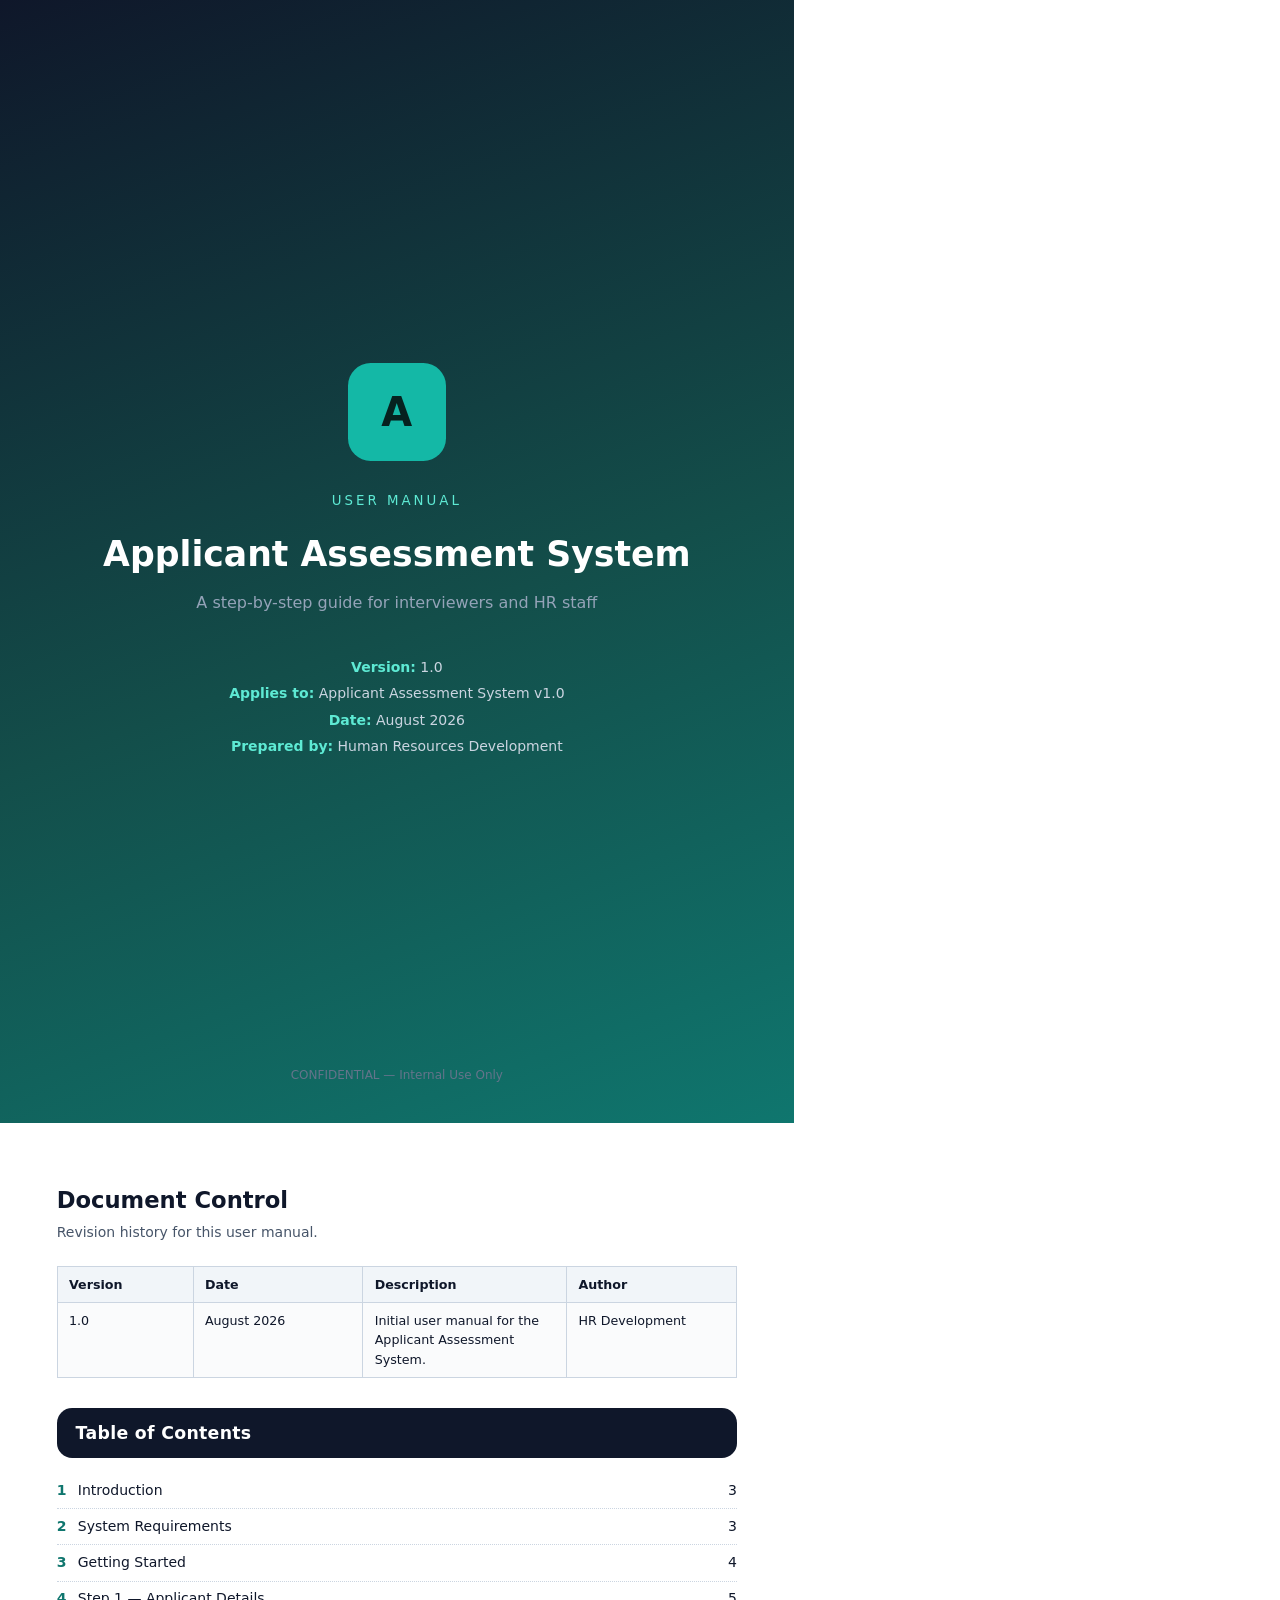
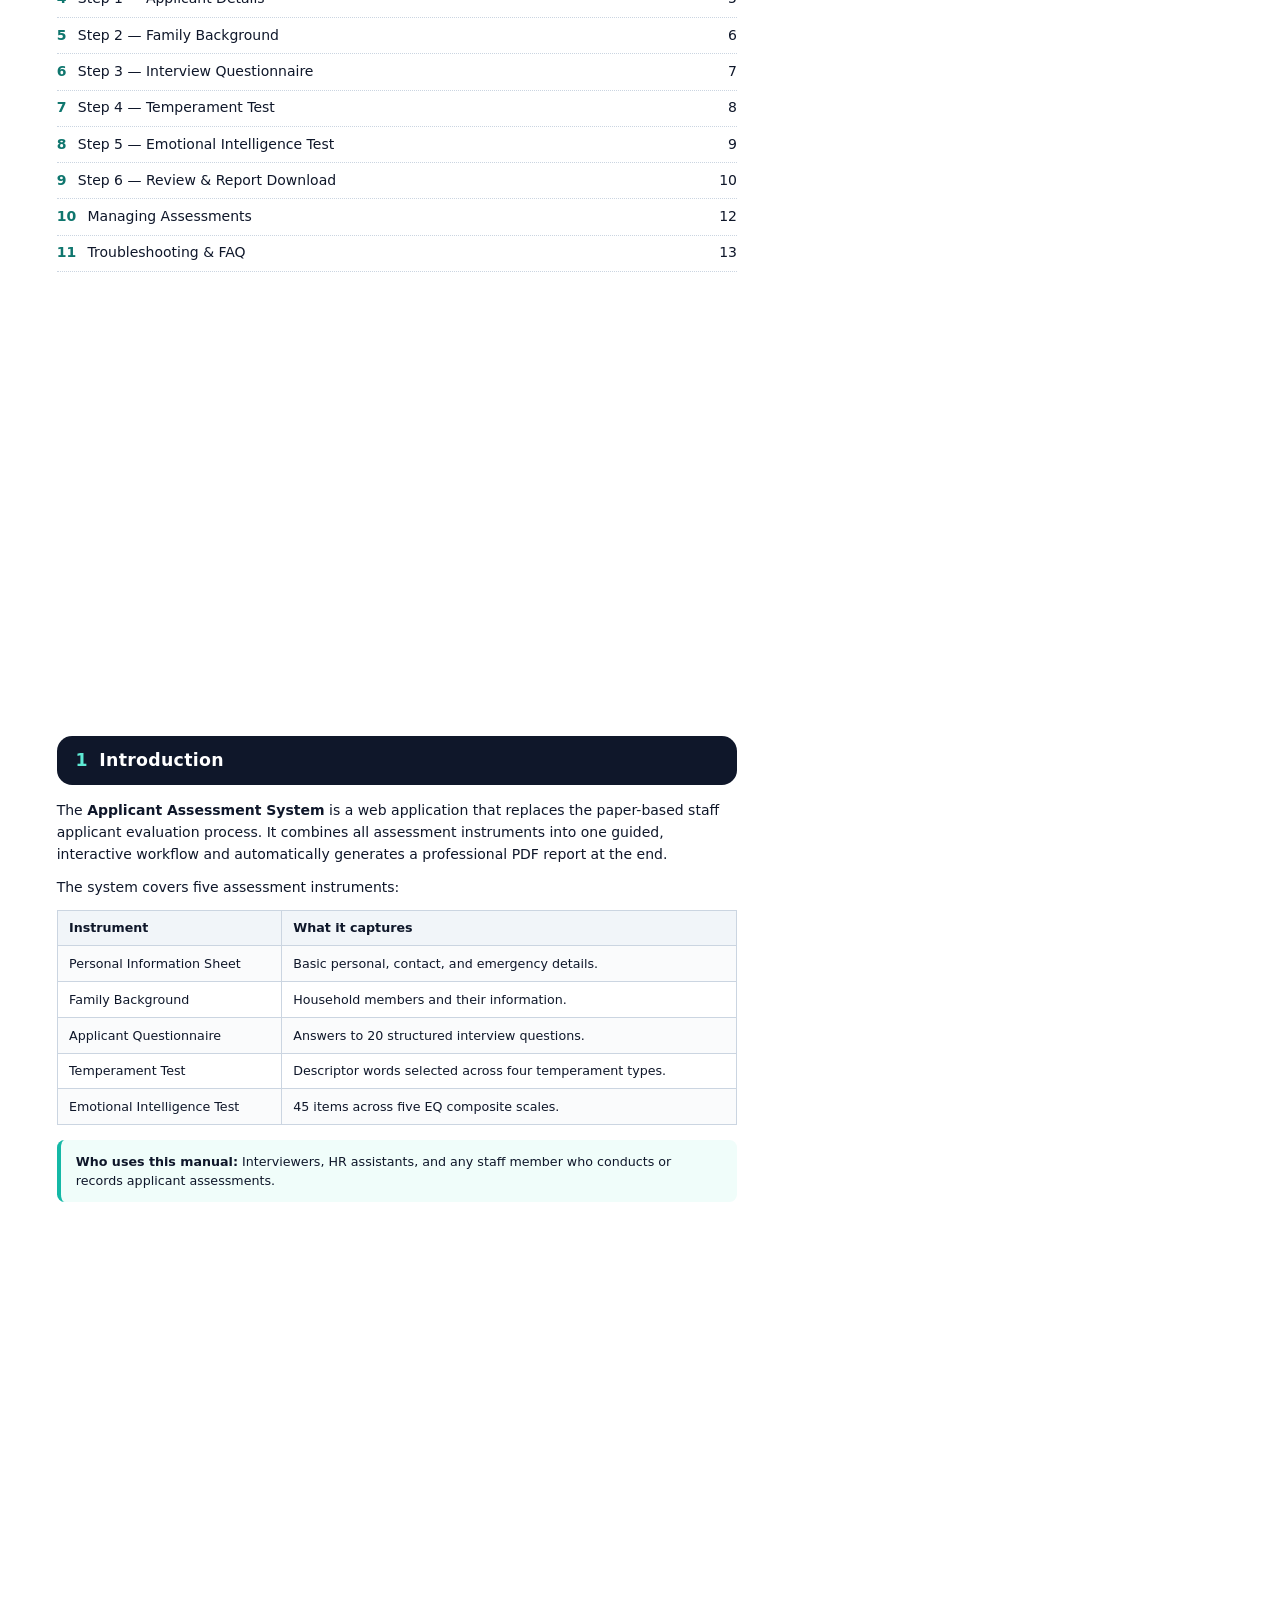
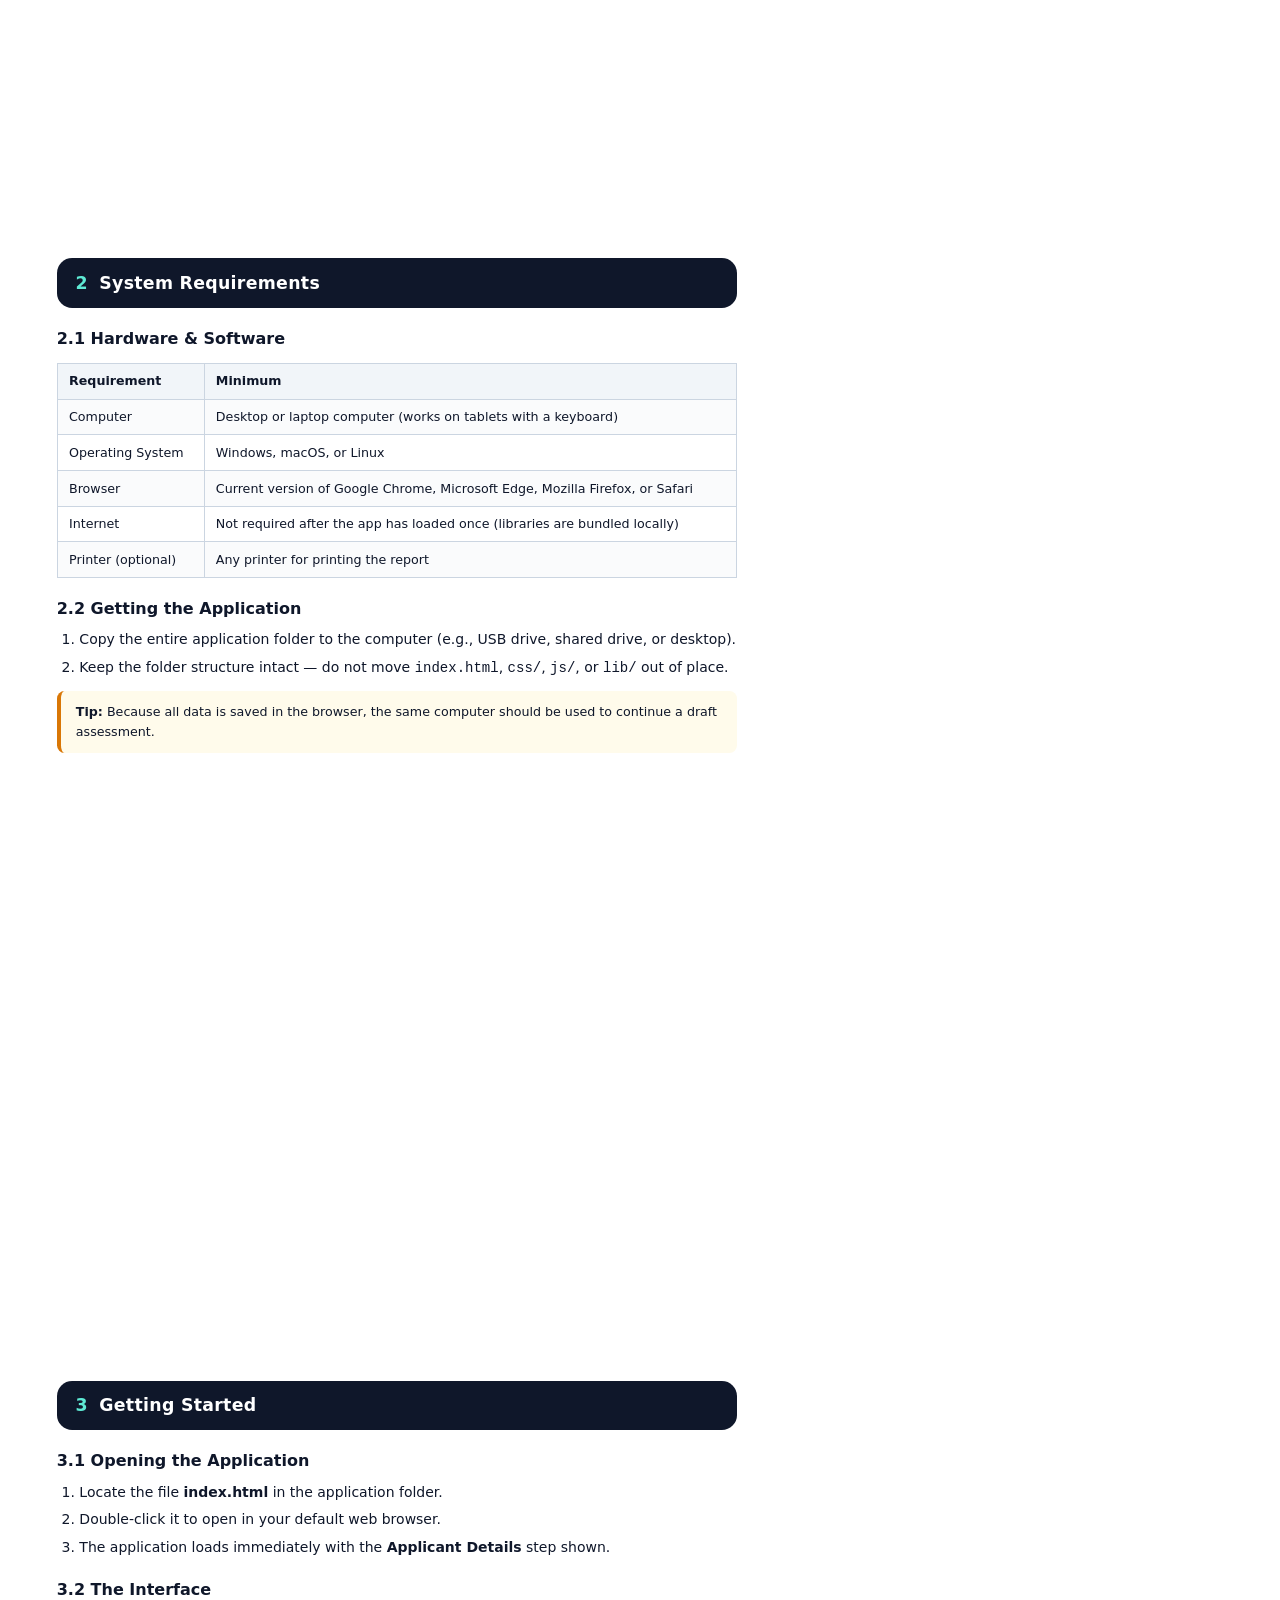
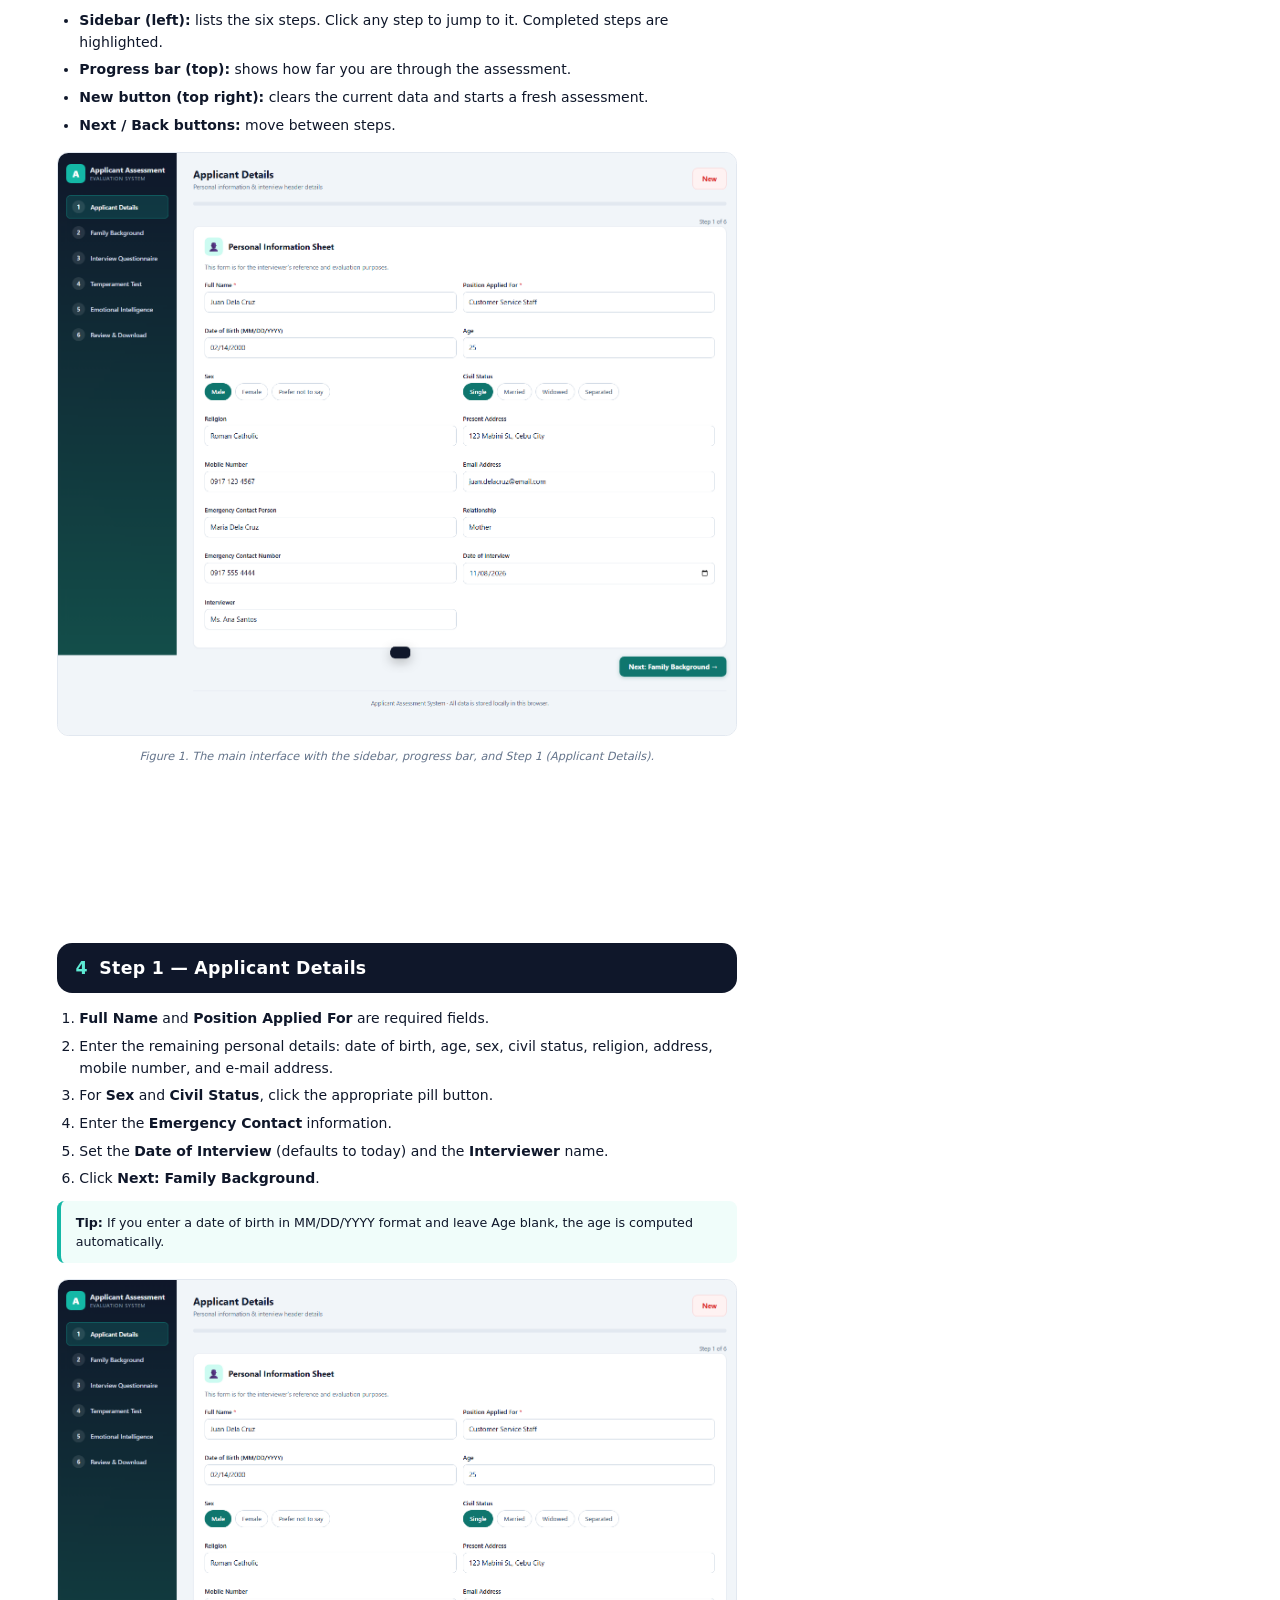
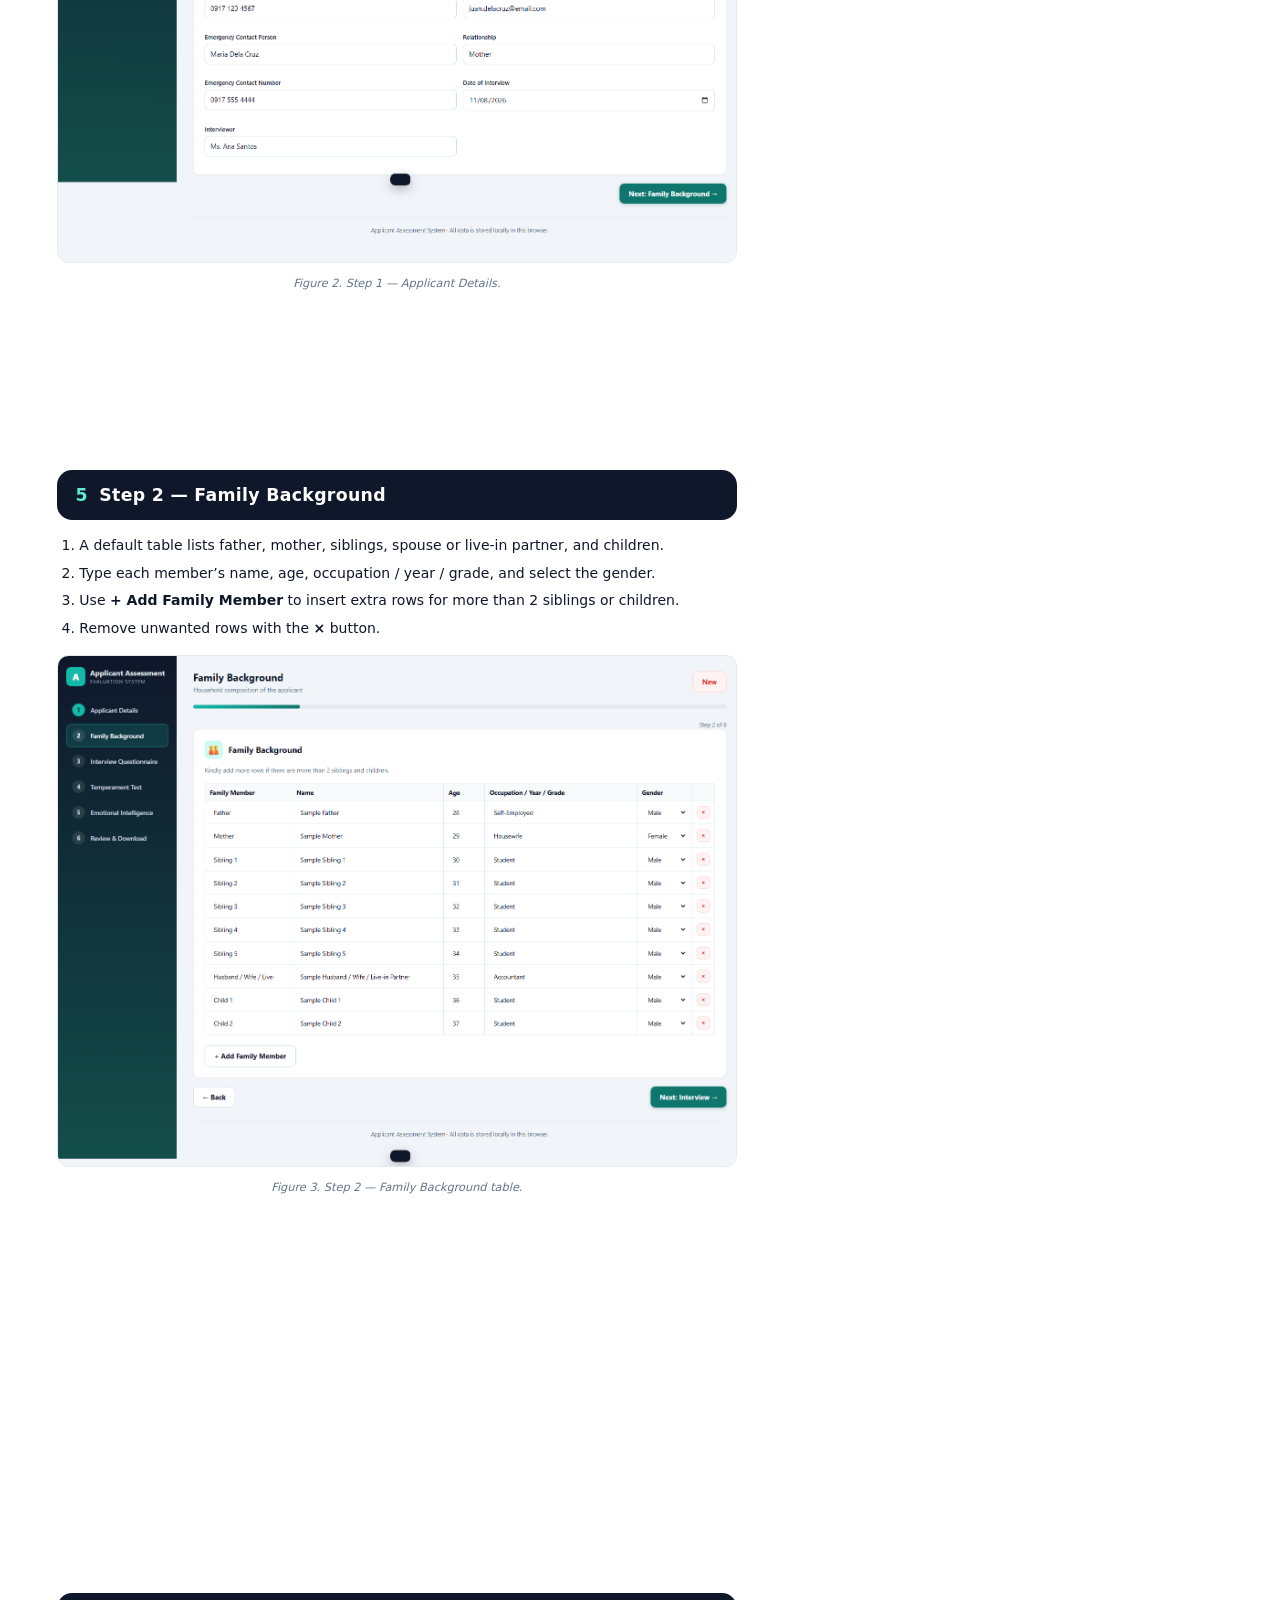
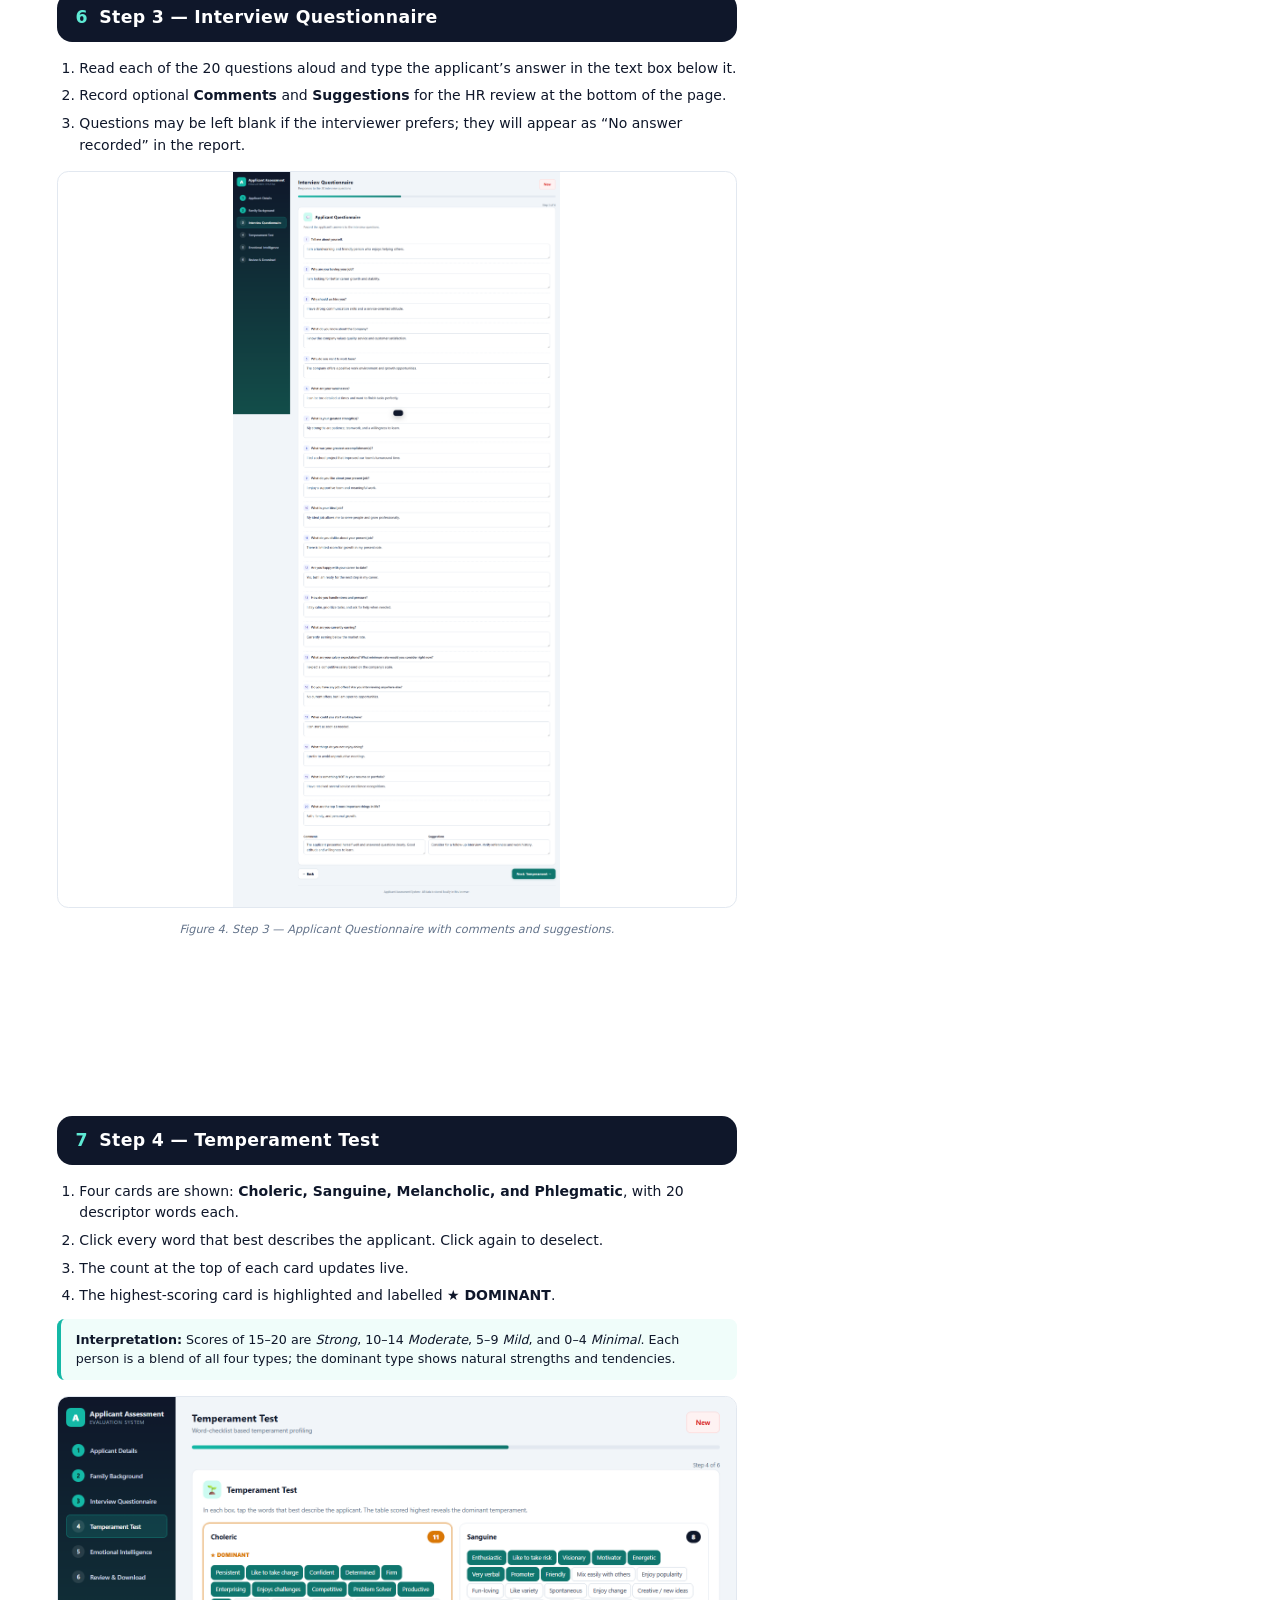
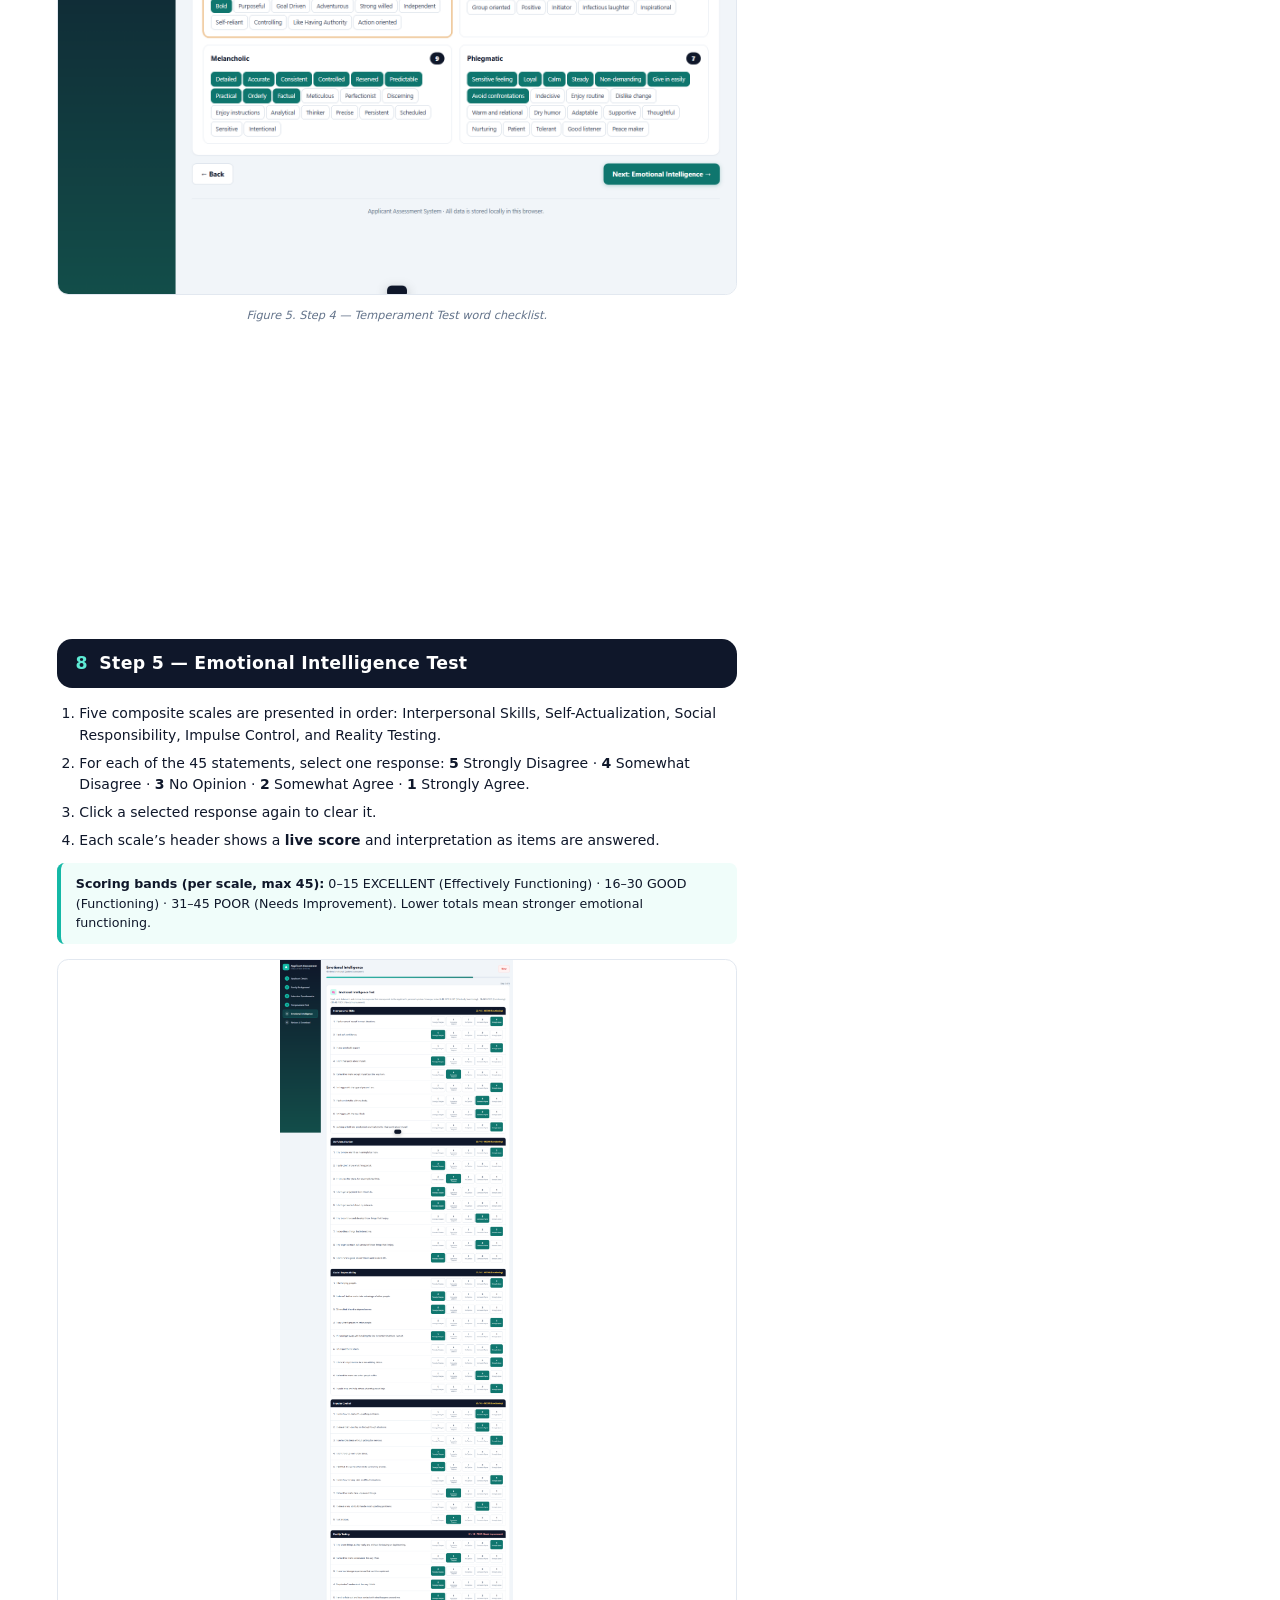
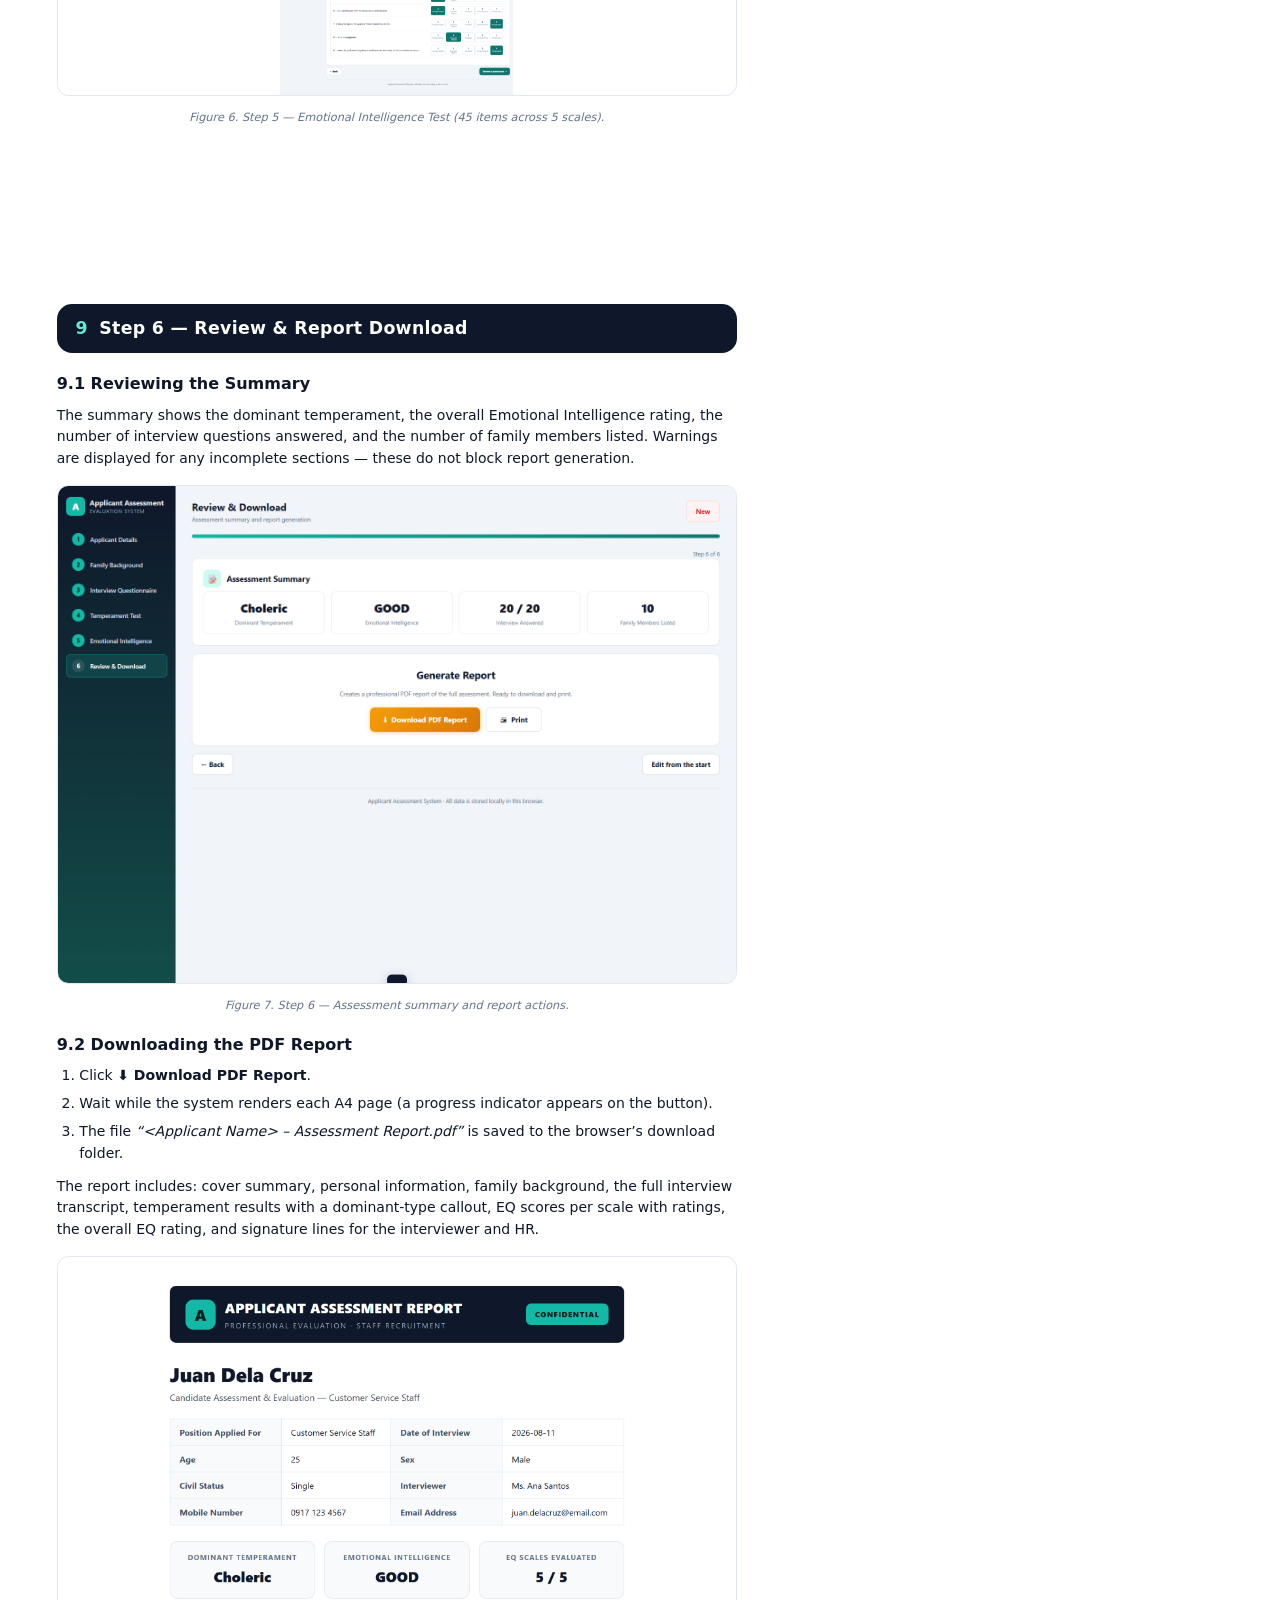
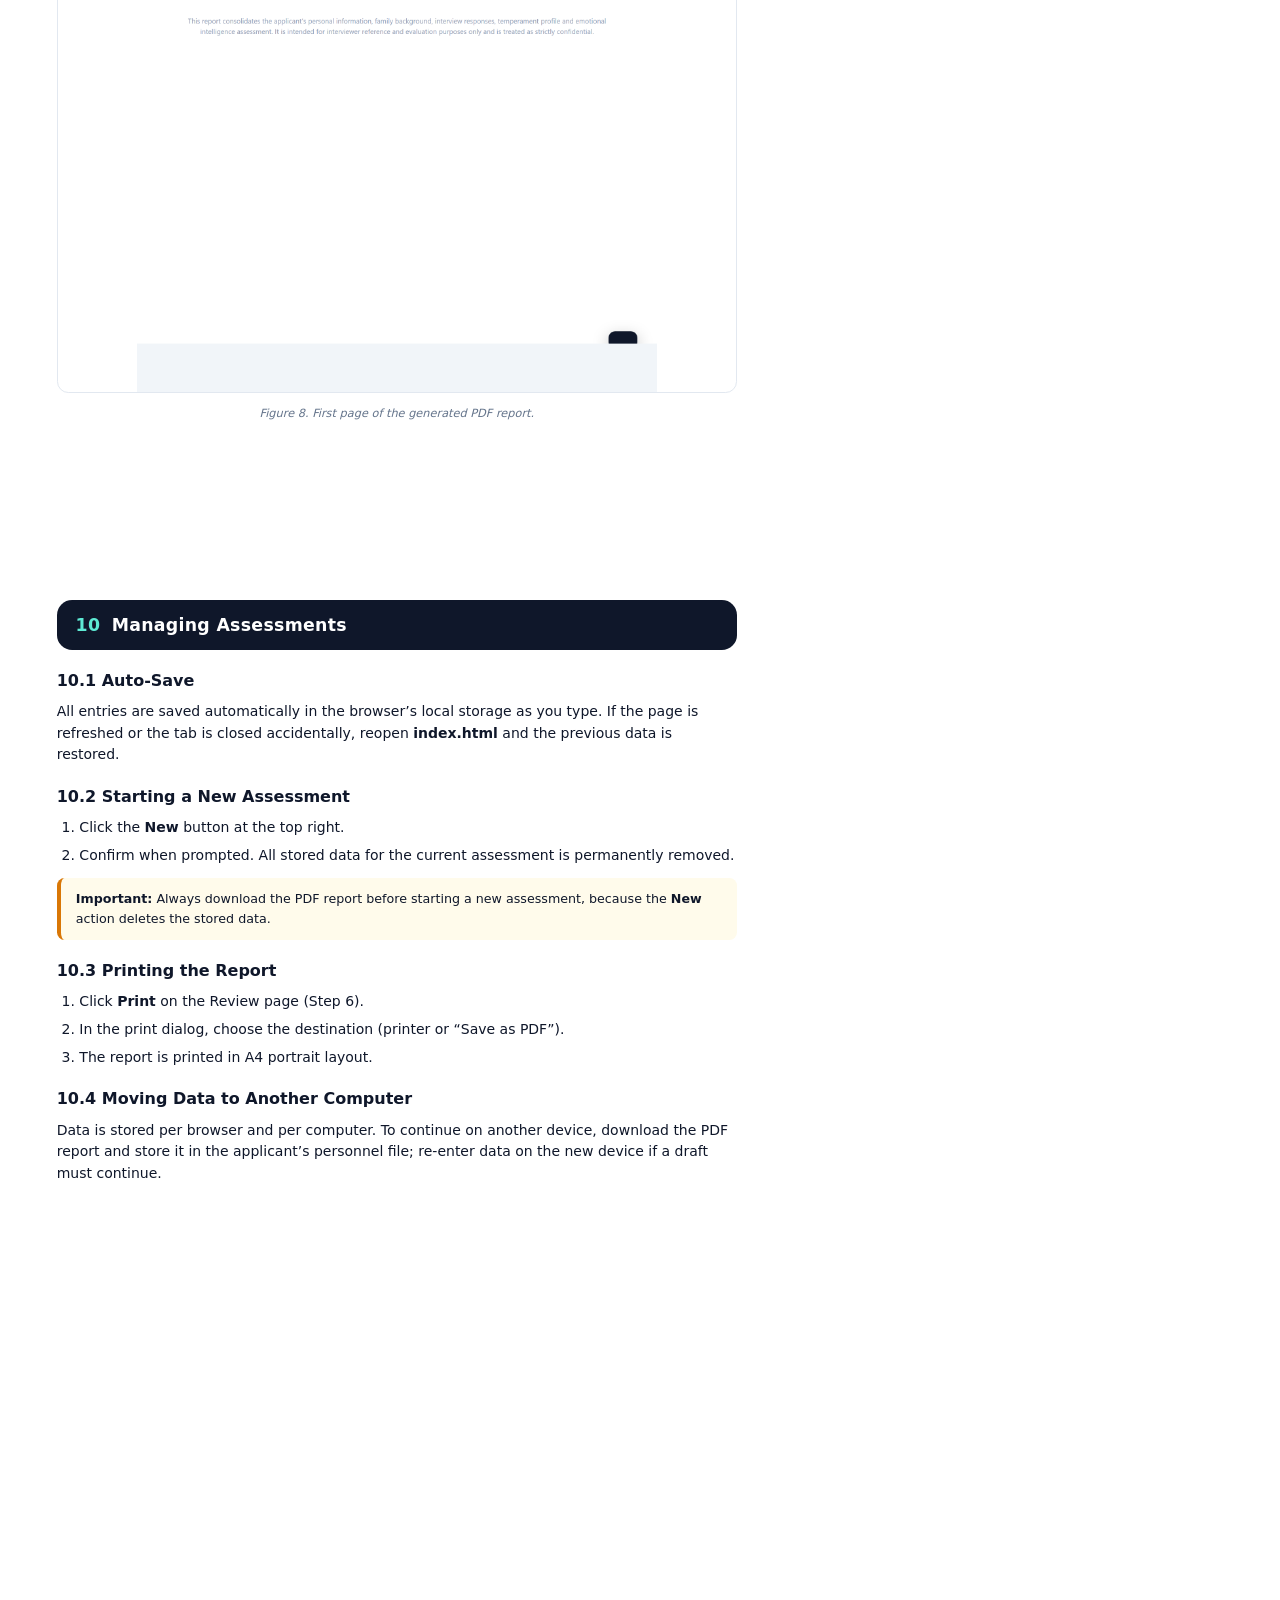
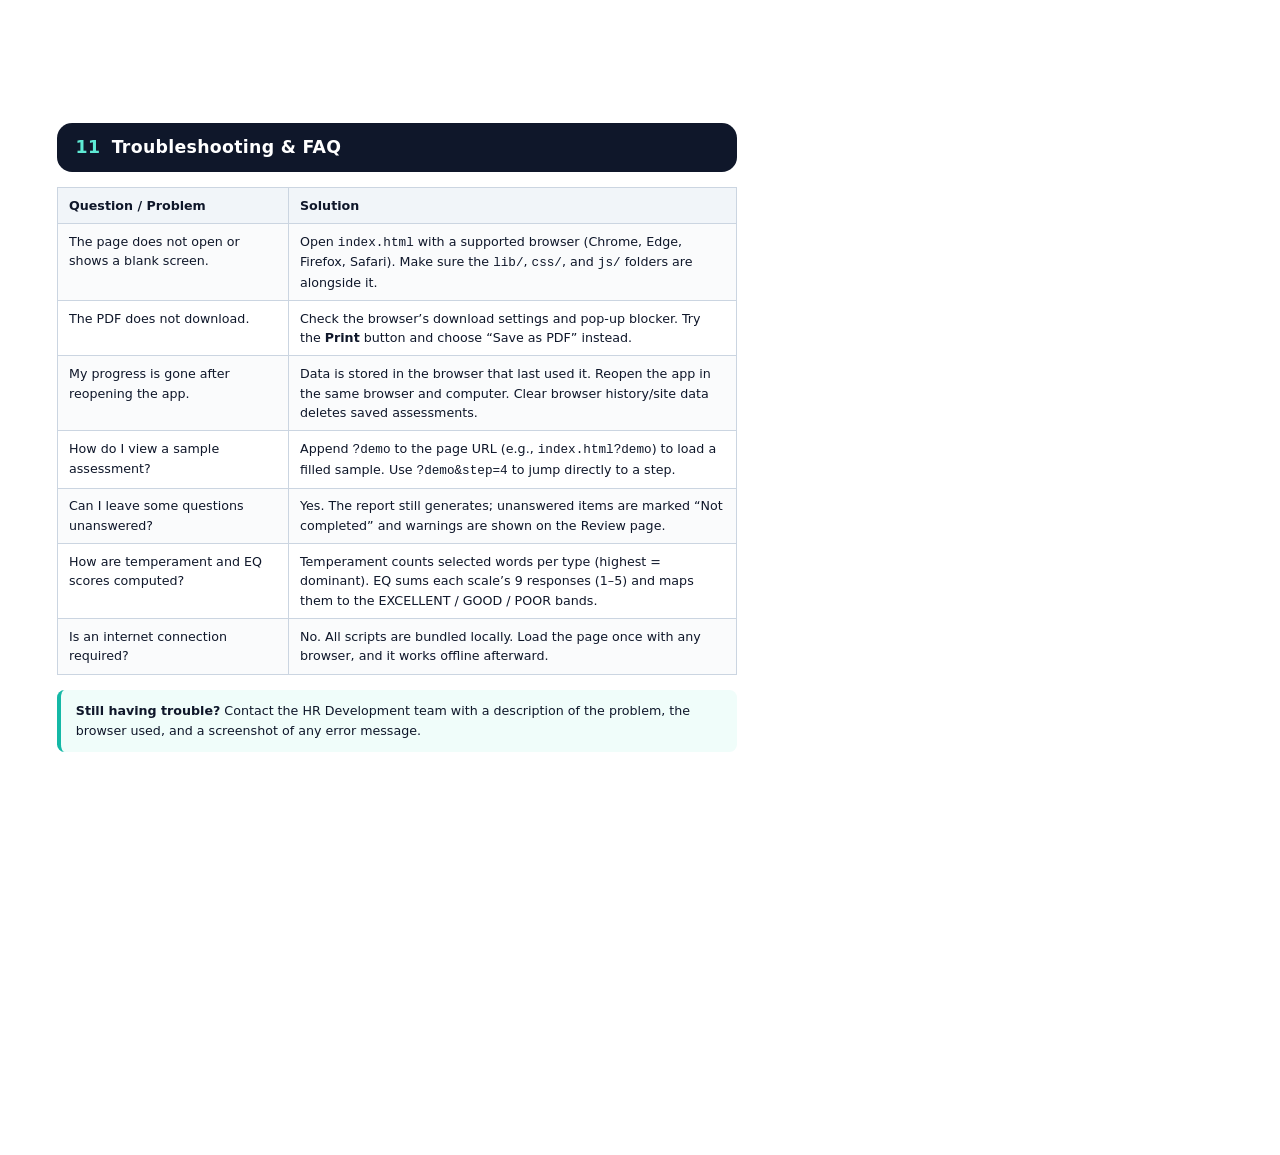
<file: docs/User_Manual.html>
﻿<!DOCTYPE html>
<html lang="en">
<head>
<meta charset="UTF-8">
<title>User Manual - Applicant Assessment System</title>
<link rel="stylesheet" href="style.css">
</head>
<body>

<!-- ================= COVER ================= -->
<div class="page cover">
  <div class="band">
    <div class="logo">A</div>
    <div class="kicker">User Manual</div>
    <h1>Applicant Assessment System</h1>
    <div class="sub">A step-by-step guide for interviewers and HR staff</div>
    <div class="meta">
      <b>Version:</b> 1.0<br>
      <b>Applies to:</b> Applicant Assessment System v1.0<br>
      <b>Date:</b> August 2026<br>
      <b>Prepared by:</b> Human Resources Development
    </div>
  </div>
  <div class="foot">CONFIDENTIAL &mdash; Internal Use Only</div>
</div>

<!-- ================= DOC CONTROL / TOC ================= -->
<div class="page">
  <div class="doc-title">Document Control</div>
  <div class="doc-desc">Revision history for this user manual.</div>
  <table>
    <tr><th style="width:20%">Version</th><th style="width:25%">Date</th><th>Description</th><th style="width:25%">Author</th></tr>
    <tr><td>1.0</td><td>August 2026</td><td>Initial user manual for the Applicant Assessment System.</td><td>HR Development</td></tr>
  </table>

  <div class="sec-head">Table of Contents</div>
  <div class="toc">
    <div class="row"><span><b>1</b>Introduction</span><span>3</span></div>
    <div class="row"><span><b>2</b>System Requirements</span><span>3</span></div>
    <div class="row"><span><b>3</b>Getting Started</span><span>4</span></div>
    <div class="row"><span><b>4</b>Step 1 &mdash; Applicant Details</span><span>5</span></div>
    <div class="row"><span><b>5</b>Step 2 &mdash; Family Background</span><span>6</span></div>
    <div class="row"><span><b>6</b>Step 3 &mdash; Interview Questionnaire</span><span>7</span></div>
    <div class="row"><span><b>7</b>Step 4 &mdash; Temperament Test</span><span>8</span></div>
    <div class="row"><span><b>8</b>Step 5 &mdash; Emotional Intelligence Test</span><span>9</span></div>
    <div class="row"><span><b>9</b>Step 6 &mdash; Review &amp; Report Download</span><span>10</span></div>
    <div class="row"><span><b>10</b>Managing Assessments</span><span>12</span></div>
    <div class="row"><span><b>11</b>Troubleshooting &amp; FAQ</span><span>13</span></div>
  </div>
</div>

<!-- ================= 1. INTRODUCTION ================= -->
<div class="page">
  <div class="sec-head"><span class="no">1</span>Introduction</div>
  <p>
    The <b>Applicant Assessment System</b> is a web application that replaces the paper-based staff applicant
    evaluation process. It combines all assessment instruments into one guided, interactive workflow and
    automatically generates a professional PDF report at the end.
  </p>
  <p>The system covers five assessment instruments:</p>
  <table>
    <tr><th>Instrument</th><th>What it captures</th></tr>
    <tr><td>Personal Information Sheet</td><td>Basic personal, contact, and emergency details.</td></tr>
    <tr><td>Family Background</td><td>Household members and their information.</td></tr>
    <tr><td>Applicant Questionnaire</td><td>Answers to 20 structured interview questions.</td></tr>
    <tr><td>Temperament Test</td><td>Descriptor words selected across four temperament types.</td></tr>
    <tr><td>Emotional Intelligence Test</td><td>45 items across five EQ composite scales.</td></tr>
  </table>
  <div class="callout"><b>Who uses this manual:</b> Interviewers, HR assistants, and any staff member who conducts or records applicant assessments.</div>
</div>

<!-- ================= 2. REQUIREMENTS ================= -->
<div class="page">
  <div class="sec-head"><span class="no">2</span>System Requirements</div>
  <h2>2.1 Hardware &amp; Software</h2>
  <table>
    <tr><th>Requirement</th><th>Minimum</th></tr>
    <tr><td>Computer</td><td>Desktop or laptop computer (works on tablets with a keyboard)</td></tr>
    <tr><td>Operating System</td><td>Windows, macOS, or Linux</td></tr>
    <tr><td>Browser</td><td>Current version of Google Chrome, Microsoft Edge, Mozilla Firefox, or Safari</td></tr>
    <tr><td>Internet</td><td>Not required after the app has loaded once (libraries are bundled locally)</td></tr>
    <tr><td>Printer (optional)</td><td>Any printer for printing the report</td></tr>
  </table>
  <h2>2.2 Getting the Application</h2>
  <ol>
    <li>Copy the entire application folder to the computer (e.g., USB drive, shared drive, or desktop).</li>
    <li>Keep the folder structure intact &mdash; do not move <code>index.html</code>, <code>css/</code>, <code>js/</code>, or <code>lib/</code> out of place.</li>
  </ol>
  <div class="callout gold"><b>Tip:</b> Because all data is saved in the browser, the same computer should be used to continue a draft assessment.</div>
</div>

<!-- ================= 3. GETTING STARTED ================= -->
<div class="page">
  <div class="sec-head"><span class="no">3</span>Getting Started</div>
  <h2>3.1 Opening the Application</h2>
  <ol>
    <li>Locate the file <b>index.html</b> in the application folder.</li>
    <li>Double-click it to open in your default web browser.</li>
    <li>The application loads immediately with the <b>Applicant Details</b> step shown.</li>
  </ol>
  <h2>3.2 The Interface</h2>
  <ul>
    <li><b>Sidebar (left):</b> lists the six steps. Click any step to jump to it. Completed steps are highlighted.</li>
    <li><b>Progress bar (top):</b> shows how far you are through the assessment.</li>
    <li><b>New button (top right):</b> clears the current data and starts a fresh assessment.</li>
    <li><b>Next / Back buttons:</b> move between steps.</li>
  </ul>
  <figure>
    <img src="img/step-0.png" alt="Applicant Details step">
    <figcaption>Figure 1. The main interface with the sidebar, progress bar, and Step 1 (Applicant Details).</figcaption>
  </figure>
</div>

<!-- ================= 4. STEP 1 ================= -->
<div class="page">
  <div class="sec-head"><span class="no">4</span>Step 1 &mdash; Applicant Details</div>
  <ol>
    <li><b>Full Name</b> and <b>Position Applied For</b> are required fields.</li>
    <li>Enter the remaining personal details: date of birth, age, sex, civil status, religion, address, mobile number, and e-mail address.</li>
    <li>For <b>Sex</b> and <b>Civil Status</b>, click the appropriate pill button.</li>
    <li>Enter the <b>Emergency Contact</b> information.</li>
    <li>Set the <b>Date of Interview</b> (defaults to today) and the <b>Interviewer</b> name.</li>
    <li>Click <b>Next: Family Background</b>.</li>
  </ol>
  <div class="callout"><b>Tip:</b> If you enter a date of birth in MM/DD/YYYY format and leave Age blank, the age is computed automatically.</div>
  <figure>
    <img src="img/step-0.png" alt="Applicant Details form">
    <figcaption>Figure 2. Step 1 &mdash; Applicant Details.</figcaption>
  </figure>
</div>

<!-- ================= 5. STEP 2 ================= -->
<div class="page">
  <div class="sec-head"><span class="no">5</span>Step 2 &mdash; Family Background</div>
  <ol>
    <li>A default table lists father, mother, siblings, spouse or live-in partner, and children.</li>
    <li>Type each member&rsquo;s name, age, occupation / year / grade, and select the gender.</li>
    <li>Use <b>+ Add Family Member</b> to insert extra rows for more than 2 siblings or children.</li>
    <li>Remove unwanted rows with the <b>&times;</b> button.</li>
  </ol>
  <figure>
    <img src="img/step-1.png" alt="Family Background step">
    <figcaption>Figure 3. Step 2 &mdash; Family Background table.</figcaption>
  </figure>
</div>

<!-- ================= 6. STEP 3 ================= -->
<div class="page">
  <div class="sec-head"><span class="no">6</span>Step 3 &mdash; Interview Questionnaire</div>
  <ol>
    <li>Read each of the 20 questions aloud and type the applicant&rsquo;s answer in the text box below it.</li>
    <li>Record optional <b>Comments</b> and <b>Suggestions</b> for the HR review at the bottom of the page.</li>
    <li>Questions may be left blank if the interviewer prefers; they will appear as &ldquo;No answer recorded&rdquo; in the report.</li>
  </ol>
  <figure>
    <img src="img/step-2.png" alt="Interview Questionnaire step">
    <figcaption>Figure 4. Step 3 &mdash; Applicant Questionnaire with comments and suggestions.</figcaption>
  </figure>
</div>

<!-- ================= 7. STEP 4 ================= -->
<div class="page">
  <div class="sec-head"><span class="no">7</span>Step 4 &mdash; Temperament Test</div>
  <ol>
    <li>Four cards are shown: <b>Choleric, Sanguine, Melancholic, and Phlegmatic</b>, with 20 descriptor words each.</li>
    <li>Click every word that best describes the applicant. Click again to deselect.</li>
    <li>The count at the top of each card updates live.</li>
    <li>The highest-scoring card is highlighted and labelled <b>&#9733; DOMINANT</b>.</li>
  </ol>
  <div class="callout"><b>Interpretation:</b> Scores of 15&ndash;20 are <i>Strong</i>, 10&ndash;14 <i>Moderate</i>, 5&ndash;9 <i>Mild</i>, and 0&ndash;4 <i>Minimal</i>. Each person is a blend of all four types; the dominant type shows natural strengths and tendencies.</div>
  <figure>
    <img src="img/step-3.png" alt="Temperament Test step">
    <figcaption>Figure 5. Step 4 &mdash; Temperament Test word checklist.</figcaption>
  </figure>
</div>

<!-- ================= 8. STEP 5 ================= -->
<div class="page">
  <div class="sec-head"><span class="no">8</span>Step 5 &mdash; Emotional Intelligence Test</div>
  <ol>
    <li>Five composite scales are presented in order: Interpersonal Skills, Self-Actualization, Social Responsibility, Impulse Control, and Reality Testing.</li>
    <li>For each of the 45 statements, select one response:
      <b>5</b> Strongly Disagree &middot; <b>4</b> Somewhat Disagree &middot; <b>3</b> No Opinion &middot;
      <b>2</b> Somewhat Agree &middot; <b>1</b> Strongly Agree.</li>
    <li>Click a selected response again to clear it.</li>
    <li>Each scale&rsquo;s header shows a <b>live score</b> and interpretation as items are answered.</li>
  </ol>
  <div class="callout"><b>Scoring bands (per scale, max 45):</b> 0&ndash;15 EXCELLENT (Effectively Functioning) &middot; 16&ndash;30 GOOD (Functioning) &middot; 31&ndash;45 POOR (Needs Improvement). Lower totals mean stronger emotional functioning.</div>
  <figure>
    <img src="img/step-4.png" alt="Emotional Intelligence Test step">
    <figcaption>Figure 6. Step 5 &mdash; Emotional Intelligence Test (45 items across 5 scales).</figcaption>
  </figure>
</div>

<!-- ================= 9. STEP 6 ================= -->
<div class="page">
  <div class="sec-head"><span class="no">9</span>Step 6 &mdash; Review &amp; Report Download</div>
  <h2>9.1 Reviewing the Summary</h2>
  <p>
    The summary shows the dominant temperament, the overall Emotional Intelligence rating, the number of
    interview questions answered, and the number of family members listed. Warnings are displayed for any
    incomplete sections &mdash; these do not block report generation.
  </p>
  <figure>
    <img src="img/step-5.png" alt="Review and Download step">
    <figcaption>Figure 7. Step 6 &mdash; Assessment summary and report actions.</figcaption>
  </figure>

  <h2>9.2 Downloading the PDF Report</h2>
  <ol>
    <li>Click <b>&#11015; Download PDF Report</b>.</li>
    <li>Wait while the system renders each A4 page (a progress indicator appears on the button).</li>
    <li>The file <i>&ldquo;&lt;Applicant Name&gt; &ndash; Assessment Report.pdf&rdquo;</i> is saved to the browser&rsquo;s download folder.</li>
  </ol>
  <p>The report includes: cover summary, personal information, family background, the full interview transcript,
  temperament results with a dominant-type callout, EQ scores per scale with ratings, the overall EQ rating,
  and signature lines for the interviewer and HR.</p>
  <figure>
    <img src="img/report.png" alt="Generated report cover page">
    <figcaption>Figure 8. First page of the generated PDF report.</figcaption>
  </figure>
</div>

<!-- ================= 10. MANAGING ASSESSMENTS ================= -->
<div class="page">
  <div class="sec-head"><span class="no">10</span>Managing Assessments</div>

  <h2>10.1 Auto-Save</h2>
  <p>
    All entries are saved automatically in the browser&rsquo;s local storage as you type. If the page is
    refreshed or the tab is closed accidentally, reopen <b>index.html</b> and the previous data is restored.
  </p>

  <h2>10.2 Starting a New Assessment</h2>
  <ol>
    <li>Click the <b>New</b> button at the top right.</li>
    <li>Confirm when prompted. All stored data for the current assessment is permanently removed.</li>
  </ol>
  <div class="callout gold"><b>Important:</b> Always download the PDF report before starting a new assessment, because the <b>New</b> action deletes the stored data.</div>

  <h2>10.3 Printing the Report</h2>
  <ol>
    <li>Click <b>Print</b> on the Review page (Step 6).</li>
    <li>In the print dialog, choose the destination (printer or &ldquo;Save as PDF&rdquo;).</li>
    <li>The report is printed in A4 portrait layout.</li>
  </ol>

  <h2>10.4 Moving Data to Another Computer</h2>
  <p>
    Data is stored per browser and per computer. To continue on another device, download the PDF report and
    store it in the applicant&rsquo;s personnel file; re-enter data on the new device if a draft must continue.
  </p>
</div>

<!-- ================= 11. TROUBLESHOOTING ================= -->
<div class="page">
  <div class="sec-head"><span class="no">11</span>Troubleshooting &amp; FAQ</div>

  <table>
    <tr><th style="width:34%">Question / Problem</th><th>Solution</th></tr>
    <tr>
      <td>The page does not open or shows a blank screen.</td>
      <td>Open <code>index.html</code> with a supported browser (Chrome, Edge, Firefox, Safari). Make sure the <code>lib/</code>, <code>css/</code>, and <code>js/</code> folders are alongside it.</td>
    </tr>
    <tr>
      <td>The PDF does not download.</td>
      <td>Check the browser&rsquo;s download settings and pop-up blocker. Try the <b>Print</b> button and choose &ldquo;Save as PDF&rdquo; instead.</td>
    </tr>
    <tr>
      <td>My progress is gone after reopening the app.</td>
      <td>Data is stored in the browser that last used it. Reopen the app in the same browser and computer. Clear browser history/site data deletes saved assessments.</td>
    </tr>
    <tr>
      <td>How do I view a sample assessment?</td>
      <td>Append <code>?demo</code> to the page URL (e.g., <code>index.html?demo</code>) to load a filled sample. Use <code>?demo&step=4</code> to jump directly to a step.</td>
    </tr>
    <tr>
      <td>Can I leave some questions unanswered?</td>
      <td>Yes. The report still generates; unanswered items are marked &ldquo;Not completed&rdquo; and warnings are shown on the Review page.</td>
    </tr>
    <tr>
      <td>How are temperament and EQ scores computed?</td>
      <td>Temperament counts selected words per type (highest = dominant). EQ sums each scale&rsquo;s 9 responses (1&ndash;5) and maps them to the EXCELLENT / GOOD / POOR bands.</td>
    </tr>
    <tr>
      <td>Is an internet connection required?</td>
      <td>No. All scripts are bundled locally. Load the page once with any browser, and it works offline afterward.</td>
    </tr>
  </table>

  <div class="callout"><b>Still having trouble?</b> Contact the HR Development team with a description of the problem, the browser used, and a screenshot of any error message.</div>
</div>

</body>
</html>
</file>
<file: css/styles.css>
/* ============ Base ============ */
:root {
  --navy: #0f172a;
  --navy-2: #1e293b;
  --teal: #0f766e;
  --teal-light: #14b8a6;
  --bg: #f1f5f9;
  --card: #ffffff;
  --border: #e2e8f0;
  --text: #0f172a;
  --muted: #64748b;
  --gold: #d97706;
  --red: #dc2626;
  --green: #059669;
  --blue: #2563eb;
}

* { box-sizing: border-box; }

html, body {
  margin: 0;
  padding: 0;
  font-family: "Segoe UI", system-ui, -apple-system, Roboto, Arial, sans-serif;
  background: var(--bg);
  color: var(--text);
  font-size: 15px;
  line-height: 1.5;
}

h1, h2, h3, h4 { margin: 0; font-weight: 700; }

/* ============ Layout ============ */
.shell { display: flex; min-height: 100vh; }

.sidebar {
  width: 260px;
  flex: 0 0 260px;
  background: linear-gradient(180deg, #0f172a 0%, #134e4a 100%);
  color: #e2e8f0;
  padding: 24px 18px;
  position: sticky;
  top: 0;
  height: 100vh;
  overflow-y: auto;
}

.brand { display: flex; align-items: center; gap: 10px; margin-bottom: 26px; }
.brand-logo {
  width: 42px; height: 42px; border-radius: 10px;
  background: var(--teal-light);
  color: #fff; display: flex; align-items: center; justify-content: center;
  font-weight: 800; font-size: 20px;
}
.brand small { display: block; color: #94a3b8; font-size: 11px; letter-spacing: 1px; text-transform: uppercase; }
.brand strong { font-size: 16px; line-height: 1.2; }

.steps { display: flex; flex-direction: column; gap: 4px; }

.step {
  display: flex; align-items: center; gap: 12px;
  padding: 11px 12px; border-radius: 10px; cursor: pointer;
  transition: background 0.15s, color 0.15s;
  border: 1px solid transparent;
  color: #cbd5e1;
}
.step:hover { background: rgba(255, 255, 255, 0.06); }
.step.active {
  background: rgba(20, 184, 166, 0.18);
  border-color: rgba(20, 184, 166, 0.5);
  color: #fff;
}
.step.done .step-num { background: var(--teal-light); color: #06221f; }
.step-num {
  width: 28px; height: 28px; border-radius: 50%;
  background: rgba(255, 255, 255, 0.1);
  display: flex; align-items: center; justify-content: center;
  font-weight: 700; font-size: 13px; flex: 0 0 28px;
}
.step-label { font-weight: 600; font-size: 13.5px; }

.main { flex: 1; min-width: 0; padding: 30px 36px 60px; }

.topbar {
  display: flex; align-items: center; justify-content: space-between;
  margin-bottom: 24px;
}
.topbar h1 { font-size: 22px; }
.topbar .sub { color: var(--muted); font-size: 13.5px; }

.progress-track {
  height: 8px; background: #e2e8f0; border-radius: 99px; overflow: hidden;
  margin-bottom: 26px;
}
.progress-fill {
  height: 100%; width: 0%;
  background: linear-gradient(90deg, var(--teal-light), var(--teal));
  border-radius: 99px; transition: width 0.35s ease;
}
.progress-text { font-size: 12.5px; color: var(--muted); margin-top: 6px; text-align: right; }

/* ============ Cards & sections ============ */
.card {
  background: var(--card);
  border: 1px solid var(--border);
  border-radius: 14px;
  padding: 24px;
  margin-bottom: 18px;
  box-shadow: 0 1px 2px rgba(15, 23, 42, 0.04);
}

.section-head {
  display: flex; align-items: center; gap: 12px; margin-bottom: 8px;
}
.section-head .icon {
  width: 40px; height: 40px; border-radius: 10px; flex: 0 0 40px;
  background: #ccfbf1; color: var(--teal);
  display: flex; align-items: center; justify-content: center; font-size: 20px;
}
.section-head h2 { font-size: 18px; }
.section-desc { color: var(--muted); font-size: 13.5px; margin-bottom: 20px; }

.field-group { margin-bottom: 16px; }
.field-group label { display: block; font-weight: 600; font-size: 13px; margin-bottom: 6px; }
.field-group label .req { color: var(--red); }

input[type="text"], input[type="date"], input[type="tel"], input[type="email"], input[type="number"],
select, textarea {
  width: 100%;
  padding: 10px 12px;
  border: 1px solid #cbd5e1;
  border-radius: 9px;
  font: inherit;
  background: #fff;
  color: var(--text);
  transition: border-color 0.15s, box-shadow 0.15s;
}
input:focus, select:focus, textarea:focus {
  outline: none;
  border-color: var(--teal-light);
  box-shadow: 0 0 0 3px rgba(20, 184, 166, 0.15);
}
textarea { resize: vertical; min-height: 64px; }

.grid { display: grid; gap: 14px; }
.grid-2 { grid-template-columns: 1fr 1fr; }
.grid-3 { grid-template-columns: 1fr 1fr 1fr; }
.grid-4 { grid-template-columns: repeat(4, 1fr); }

.pill-row { display: flex; flex-wrap: wrap; gap: 8px; }
.pill {
  padding: 8px 14px; border-radius: 99px; border: 1px solid #cbd5e1;
  background: #fff; cursor: pointer; font-size: 13px; font-weight: 600;
  color: var(--muted); user-select: none;
  transition: all 0.15s;
}
.pill:hover { border-color: var(--teal-light); }
.pill.sel { background: var(--teal); border-color: var(--teal); color: #fff; }

/* ============ Family table ============ */
.family-wrap { overflow-x: auto; }
table.data {
  width: 100%; border-collapse: collapse; font-size: 13.5px;
}
table.data th, table.data td {
  border: 1px solid var(--border);
  padding: 8px 10px; text-align: left;
  vertical-align: middle;
}
table.data th { background: #f8fafc; font-weight: 700; }
table.data input, table.data select { border: 1px solid transparent; background: transparent; padding: 6px 8px; border-radius: 6px; }
table.data input:hover, table.data select:hover { border-color: #cbd5e1; background: #fff; }
table.data input:focus, table.data select:focus { border-color: var(--teal-light); background: #fff; }

.btn-row-del {
  border: 1px solid #fecaca; color: var(--red); background: #fef2f2;
  border-radius: 8px; padding: 6px 10px; cursor: pointer; font-size: 12.5px; font-weight: 700;
}
.btn-row-del:hover { background: var(--red); color: #fff; }

/* ============ Buttons ============ */
.btn {
  display: inline-flex; align-items: center; justify-content: center; gap: 8px;
  border: none; border-radius: 10px; padding: 11px 20px;
  font: inherit; font-weight: 700; cursor: pointer;
  transition: transform 0.1s, box-shadow 0.15s, background 0.15s;
}
.btn:active { transform: translateY(1px); }
.btn-primary { background: var(--teal); color: #fff; box-shadow: 0 2px 8px rgba(15, 118, 110, 0.3); }
.btn-primary:hover { background: #0d665f; }
.btn-ghost { background: #fff; color: var(--text); border: 1px solid #cbd5e1; }
.btn-ghost:hover { border-color: var(--teal-light); color: var(--teal); }
.btn-gold { background: linear-gradient(135deg, #f59e0b, #d97706); color: #fff; box-shadow: 0 2px 8px rgba(217, 119, 6, 0.35); }
.btn-gold:hover { filter: brightness(1.05); }
.btn-danger { background: #fef2f2; color: var(--red); border: 1px solid #fecaca; }
.btn-danger:hover { background: var(--red); color: #fff; }
.btn[disabled] { opacity: 0.5; cursor: not-allowed; }

.nav-row { display: flex; justify-content: space-between; gap: 12px; margin-top: 8px; }

/* ============ Questionnaire ============ */
.qa-item { padding: 14px 0; border-bottom: 1px dashed var(--border); }
.qa-item:last-child { border-bottom: none; }
.qa-q { font-weight: 600; margin-bottom: 8px; font-size: 14px; }
.qa-q .num {
  display: inline-block; min-width: 26px; height: 26px; line-height: 26px; text-align: center;
  background: #eef2ff; color: #4338ca; border-radius: 7px; font-size: 12.5px; margin-right: 8px;
}

/* ============ Temperament ============ */
.temp-grid { display: grid; grid-template-columns: 1fr 1fr; gap: 16px; }
.temp-card { border: 1px solid var(--border); border-radius: 14px; padding: 16px; background: #fff; }
.temp-card.dominant { border-color: var(--gold); box-shadow: 0 0 0 2px rgba(217, 119, 6, 0.25); }
.temp-head { display: flex; justify-content: space-between; align-items: center; margin-bottom: 12px; }
.temp-head h3 { font-size: 15px; }
.temp-count {
  background: #0f172a; color: #fff; border-radius: 99px;
  padding: 3px 12px; font-weight: 800; font-size: 14px;
}
.temp-card.dominant .temp-count { background: var(--gold); }
.temp-badge { display: inline-block; margin: 6px 0 10px; font-size: 11.5px; font-weight: 800; color: var(--gold); letter-spacing: 0.5px; }

.chip {
  display: inline-block; border: 1px solid #cbd5e1; border-radius: 8px;
  padding: 6px 10px; margin: 4px 3px 0 0; font-size: 12.5px; cursor: pointer;
  user-select: none; transition: all 0.12s; color: #334155; background: #fff;
}
.chip:hover { border-color: var(--teal); }
.chip.sel { background: var(--teal); border-color: var(--teal); color: #fff; }

/* ============ EQ ============ */
.eq-scale { margin-bottom: 26px; border: 1px solid var(--border); border-radius: 14px; overflow: hidden; }
.eq-scale-head {
  background: var(--navy); color: #fff; padding: 13px 18px;
  display: flex; justify-content: space-between; align-items: center; gap: 12px;
}
.eq-scale-head h3 { font-size: 15px; }
.eq-live-score { font-size: 12.5px; font-weight: 700; }
.eq-live-score.blank { color: #94a3b8; }
.eq-live-score.done-ok { color: #6ee7b7; }
.eq-live-score.done-warn { color: #fcd34d; }
.eq-live-score.done-bad { color: #fca5a5; }

.eq-q { display: grid; grid-template-columns: 1fr auto; gap: 12px; align-items: center; padding: 12px 18px; border-top: 1px solid var(--border); }
.eq-q .txt { font-size: 14px; }
.eq-q .txt .qno { color: var(--muted); font-weight: 700; margin-right: 6px; }
.eq-opts { display: flex; gap: 6px; }
.eq-opt {
  border: 1px solid #cbd5e1; border-radius: 8px; padding: 7px 8px;
  cursor: pointer; text-align: center; font-size: 13px; font-weight: 600;
  color: var(--muted); min-width: 80px; max-width: 96px; user-select: none; transition: all 0.12s;
}
.eq-opt small { display: block; font-size: 9px; font-weight: 500; line-height: 1.2; margin-top: 2px; color: inherit; opacity: 0.85; }
.eq-opt:hover { border-color: var(--teal-light); }
.eq-opt.sel { background: var(--teal); border-color: var(--teal); color: #fff; }

/* ============ Review / summary chips ============ */
.stat-card {
  background: #fff; border: 1px solid var(--border); border-radius: 12px; padding: 16px;
  text-align: center;
}
.stat-card .val { font-size: 26px; font-weight: 800; }
.stat-card .lbl { color: var(--muted); font-size: 12px; margin-top: 4px; }

.warn-banner {
  background: #fef3c7; border: 1px solid #fde68a; color: #92400e;
  border-radius: 10px; padding: 12px 16px; font-size: 13.5px; margin-bottom: 18px;
}

/* ============ Report (PDF) ============ */
#report {
  position: fixed; left: -20000px; top: 0; width: 794px;
  background: #ffffff;
}

.report-page {
  width: 794px; height: 1123px;
  background: #ffffff;
  padding: 44px 50px 40px;
  position: relative;
  overflow: hidden;
  color: #0f172a;
  font-family: "Segoe UI", system-ui, Arial, sans-serif;
}

.rp-brand {
  background: #0f172a;
  border-radius: 10px;
  padding: 18px 24px;
  color: #fff;
  display: flex; align-items: center; justify-content: space-between;
  margin-bottom: 26px;
}
.rp-brand .b1 { font-size: 21px; font-weight: 800; letter-spacing: 0.3px; }
.rp-brand .b2 { font-size: 11px; color: #94a3b8; letter-spacing: 2px; text-transform: uppercase; margin-top: 3px; }
.rp-brand .b3 {
  background: #14b8a6; color: #06221f; font-weight: 800;
  border-radius: 8px; padding: 8px 14px; font-size: 11.5px; letter-spacing: 1px;
}

.rp-title { font-size: 30px; font-weight: 800; color: #0f172a; margin: 4px 0 2px; }
.rp-subtitle { font-size: 14px; color: #475569; margin-bottom: 22px; }

.rp-meta { width: 100%; border-collapse: collapse; margin-bottom: 24px; }
.rp-meta td { border: 1px solid #e2e8f0; padding: 10px 14px; font-size: 13px; }
.rp-meta td.l { background: #f8fafc; font-weight: 700; color: #475569; width: 170px; }

.rp-cards { display: flex; gap: 14px; margin: 4px 0 26px; }
.rp-stat {
  flex: 1; border: 1px solid #e2e8f0; border-radius: 12px; padding: 16px;
  background: #f8fafc; text-align: center;
}
.rp-stat .v { font-size: 22px; font-weight: 800; margin-top: 4px; }
.rp-stat .l { font-size: 11px; letter-spacing: 1px; text-transform: uppercase; color: #64748b; font-weight: 700; }

.rp-section {
  background: #0f172a; color: #fff; font-size: 14px; font-weight: 800;
  padding: 10px 16px; border-radius: 8px; letter-spacing: 0.5px;
  margin: 6px 0 16px;
}
.rp-section .no { color: #5eead4; margin-right: 8px; }

.rp-table { width: 100%; border-collapse: collapse; font-size: 12.5px; margin-bottom: 18px; }
.rp-table th { background: #0f766e; color: #fff; padding: 7px 10px; text-align: left; font-size: 12px; }
.rp-table td { border: 1px solid #e2e8f0; padding: 6px 10px; vertical-align: top; }
.rp-table tr:nth-child(even) td { background: #f8fafc; }

.rp-qa { margin-bottom: 12px; }
.rp-qa .q { font-size: 12.5px; font-weight: 700; color: #0f172a; margin-bottom: 3px; }
.rp-qa .q .n { color: #0f766e; font-weight: 800; margin-right: 6px; }
.rp-qa .a {
  font-size: 12px; color: #334155; background: #f8fafc;
  border: 1px solid #e2e8f0; border-left: 4px solid #14b8a6;
  border-radius: 6px; padding: 7px 12px; min-height: 14px;
}

.rp-temp { border: 1px solid #e2e8f0; border-radius: 10px; padding: 14px 16px; margin-bottom: 12px; }
.rp-temp.dom { border-color: #d97706; box-shadow: 0 0 0 2px rgba(217,119,6,.2); }
.rp-temp .row1 { display: flex; justify-content: space-between; align-items: center; margin-bottom: 8px; }
.rp-temp .nm { font-size: 14px; font-weight: 800; }
.rp-temp .tag { font-size: 11px; color: #64748b; font-weight: 600; }
.rp-temp .ct { font-size: 13px; font-weight: 800; color: #0f172a; }
.rp-bar-bg { background: #e2e8f0; height: 9px; border-radius: 99px; overflow: hidden; }
.rp-bar { height: 100%; background: #0f766e; border-radius: 99px; }
.rp-temp.dom .rp-bar { background: #d97706; }
.rp-badge {
  display: inline-block; font-size: 10.5px; font-weight: 800; letter-spacing: 0.5px;
  border-radius: 99px; padding: 3px 10px; color: #fff;
}

.rp-desc { font-size: 11.5px; color: #475569; margin-top: 8px; line-height: 1.5; }

.rp-callout {
  background: #fffbeb; border: 1px solid #fde68a; border-radius: 10px;
  padding: 14px 18px; margin: 4px 0 18px;
}
.rp-callout .t { font-size: 13px; font-weight: 800; color: #92400e; }
.rp-callout .d { font-size: 12px; color: #78350f; margin-top: 4px; }

.rp-sig { display: flex; gap: 40px; margin-top: 46px; }
.rp-sig .box { flex: 1; text-align: center; }
.rp-sig .line { border-bottom: 1px solid #0f172a; height: 40px; margin-bottom: 6px; }
.rp-sig .nm { font-size: 12px; font-weight: 800; }
.rp-sig .rl { font-size: 11px; color: #64748b; }

.rp-note { font-size: 10.5px; color: #94a3b8; text-align: center; margin-top: 26px; line-height: 1.6; }

.rp-foot {
  position: absolute; bottom: 14px; left: 50px; right: 50px;
  display: flex; justify-content: space-between; font-size: 10px; color: #94a3b8;
  border-top: 1px solid #e2e8f0; padding-top: 6px;
}

.rp-kv { display: flex; margin-bottom: 9px; }
.rp-kv .k { width: 190px; font-size: 12px; font-weight: 700; color: #475569; flex: 0 0 190px; }
.rp-kv .v { font-size: 12.5px; font-weight: 600; color: #0f172a; }

.rp-eq-scale { border: 1px solid #e2e8f0; border-radius: 10px; margin-bottom: 16px; overflow: hidden; }
.rp-eq-head {
  background: #0f172a; color: #fff; padding: 8px 14px;
  display: flex; justify-content: space-between; align-items: center;
}
.rp-eq-head .t { font-size: 12.5px; font-weight: 800; }
.rp-eq-head .s { font-size: 11.5px; font-weight: 700; }
.rp-eq-table { width: 100%; border-collapse: collapse; font-size: 11px; }
.rp-eq-table td { border: 1px solid #e2e8f0; padding: 4px 10px; }
.rp-eq-table td.no { width: 22px; text-align: center; color: #94a3b8; font-weight: 700; background: #f8fafc; }
.rp-eq-table td.ans { width: 120px; text-align: center; font-weight: 800; }

.rp-overall { border: 1px solid #d97706; border-radius: 10px; padding: 14px 18px; background: #fffbeb; margin: 6px 0 16px; }
.rp-overall .t { font-size: 13px; font-weight: 800; color: #92400e; }
.rp-overall .d { font-size: 12px; color: #78350f; margin-top: 4px; }

.rp-logo {
  width: 46px; height: 46px; border-radius: 12px; background: #14b8a6;
  color: #06221f; font-size: 24px; font-weight: 800;
  display: flex; align-items: center; justify-content: center; flex: 0 0 46px;
}

/* ============ Footer / toast ============ */
.app-foot { margin-top: 30px; padding-top: 18px; border-top: 1px solid var(--border); color: var(--muted); font-size: 12.5px; text-align: center; }

.toast {
  position: fixed; bottom: 24px; left: 50%; transform: translateX(-50%) translateY(120%);
  background: var(--navy); color: #fff; padding: 13px 22px; border-radius: 10px;
  font-weight: 600; font-size: 14px; box-shadow: 0 8px 24px rgba(0,0,0,0.25);
  transition: transform 0.3s ease; z-index: 9999;
}
.toast.show { transform: translateX(-50%) translateY(0); }
.toast a { color: #ffd166; font-weight: 700; text-decoration: underline; }
.toast a:hover { color: #ffe29a; }

.spinner {
  display: inline-block; width: 16px; height: 16px; border-radius: 50%;
  border: 2px solid rgba(255,255,255,0.4); border-top-color: #fff;
  animation: spin 0.8s linear infinite;
}
@keyframes spin { to { transform: rotate(360deg); } }

/* ============ Responsive ============ */
@media (max-width: 900px) {
  .shell { flex-direction: column; }
  .sidebar { width: 100%; height: auto; position: static; }
  .steps { flex-direction: row; flex-wrap: wrap; }
  .main { padding: 20px 16px 50px; }
  .grid-2, .grid-3, .grid-4, .temp-grid { grid-template-columns: 1fr; }
  .eq-q { grid-template-columns: 1fr; }
  .eq-opts { flex-wrap: wrap; }
}

/* ============ Print ============ */
@media print {
  body { background: #fff; }
  .shell, .toast { display: none !important; }
  #report { position: static; left: 0; top: 0; width: auto; }
  .report-page {
    width: 210mm; height: 297mm;
    padding: 10mm 12mm 9mm;
    page-break-after: always;
    overflow: hidden;
  }
  .report-page:last-child { page-break-after: auto; }
}
</file>
<file: docs/style.css>
@page { size: A4; margin: 0; }

* { box-sizing: border-box; }

body {
  margin: 0;
  font-family: "Segoe UI", system-ui, -apple-system, Arial, sans-serif;
  color: #0f172a;
  font-size: 10.5pt;
  line-height: 1.55;
  background: #ffffff;
}

.page {
  width: 210mm;
  min-height: 297mm;
  padding: 16mm 15mm 18mm;
  break-after: page;
  position: relative;
}
.page:last-child { break-after: auto; }

/* ---------- Cover ---------- */
.cover {
  height: 297mm;
  display: flex;
  flex-direction: column;
  justify-content: center;
  padding: 0;
  background: linear-gradient(160deg, #0f172a 0%, #134e4a 55%, #0f766e 100%);
  color: #e2e8f0;
  text-align: center;
}
.cover .band {
  max-width: 170mm;
  margin: 0 auto;
  padding: 24mm 0;
}
.cover .logo {
  width: 26mm; height: 26mm; margin: 0 auto 8mm;
  background: #14b8a6; color: #06221f;
  border-radius: 6mm; font-size: 30pt; font-weight: 800;
  display: flex; align-items: center; justify-content: center;
}
.cover .kicker { font-size: 10pt; letter-spacing: 3px; text-transform: uppercase; color: #5eead4; margin-bottom: 6mm; }
.cover h1 { font-size: 26pt; font-weight: 800; margin: 0 0 4mm; color: #ffffff; line-height: 1.2; }
.cover .sub { font-size: 12pt; color: #94a3b8; margin-bottom: 10mm; }
.cover .meta { font-size: 10.5pt; color: #cbd5e1; line-height: 1.9; }
.cover .meta b { color: #5eead4; }
.cover .foot {
  position: absolute; bottom: 10mm; left: 0; right: 0;
  font-size: 9pt; color: #64748b;
}

/* ---------- Headings ---------- */
h1 { font-size: 15pt; margin: 0 0 2mm; }
h2 { font-size: 12pt; margin: 5mm 0 2mm; }
h3 { font-size: 10.5pt; margin: 4mm 0 1.5mm; }

.doc-title {
  font-size: 17pt; font-weight: 800; margin: 0 0 1mm;
  color: #0f172a;
}
.doc-desc { color: #475569; font-size: 10.5pt; margin-bottom: 6mm; }

.sec-head {
  background: #0f172a; color: #fff; border-radius: 4mm;
  padding: 3mm 5mm; font-size: 13pt; font-weight: 800; letter-spacing: 0.3px;
  margin: 8mm 0 4mm;
}
.sec-head .no { color: #5eead4; margin-right: 3mm; }
.sec-head.teal { background: #0f766e; }

p { margin: 0 0 3mm; }
ul, ol { margin: 0 0 3mm 6mm; padding: 0; }
li { margin-bottom: 1.6mm; }

/* ---------- Tables ---------- */
table { width: 100%; border-collapse: collapse; margin: 3mm 0 4mm; font-size: 9.5pt; }
th, td { border: 1px solid #cbd5e1; padding: 2mm 3mm; text-align: left; vertical-align: top; }
th { background: #f1f5f9; font-weight: 700; }
tr:nth-child(even) td { background: #fafbfc; }

/* ---------- Callouts ---------- */
.callout {
  border-left: 4px solid #14b8a6; background: #f0fdfa;
  padding: 3mm 4mm; border-radius: 2mm; margin: 3mm 0;
  font-size: 9.5pt;
}
.callout.gold { border-left-color: #d97706; background: #fffbeb; }
.callout.navy { border-left-color: #2563eb; background: #eff6ff; }

.note { font-size: 8.5pt; color: #64748b; }

/* ---------- Figures ---------- */
figure { margin: 4mm 0 5mm; text-align: center; page-break-inside: avoid; }
figure img {
  width: 100%; max-height: 195mm; object-fit: contain;
  border: 1px solid #e2e8f0; border-radius: 3mm;
  background: #ffffff;
}
figcaption { font-size: 8.5pt; color: #64748b; margin-top: 1.5mm; font-style: italic; }

/* ---------- Two column ---------- */
.cols { display: flex; gap: 6mm; }
.cols > div { flex: 1; }

/* ---------- TOC ---------- */
.toc { font-size: 10.5pt; }
.toc .row { display: flex; justify-content: space-between; padding: 1.8mm 0; border-bottom: 1px dotted #cbd5e1; }
.toc .row b { color: #0f766e; margin-right: 3mm; }

.badge {
  display: inline-block; background: #0f766e; color: #fff;
  border-radius: 99px; padding: 0.6mm 3mm; font-size: 8pt; font-weight: 700; letter-spacing: 0.5px;
}
.badge.gold { background: #d97706; }
.badge.navy { background: #2563eb; }
</file>
